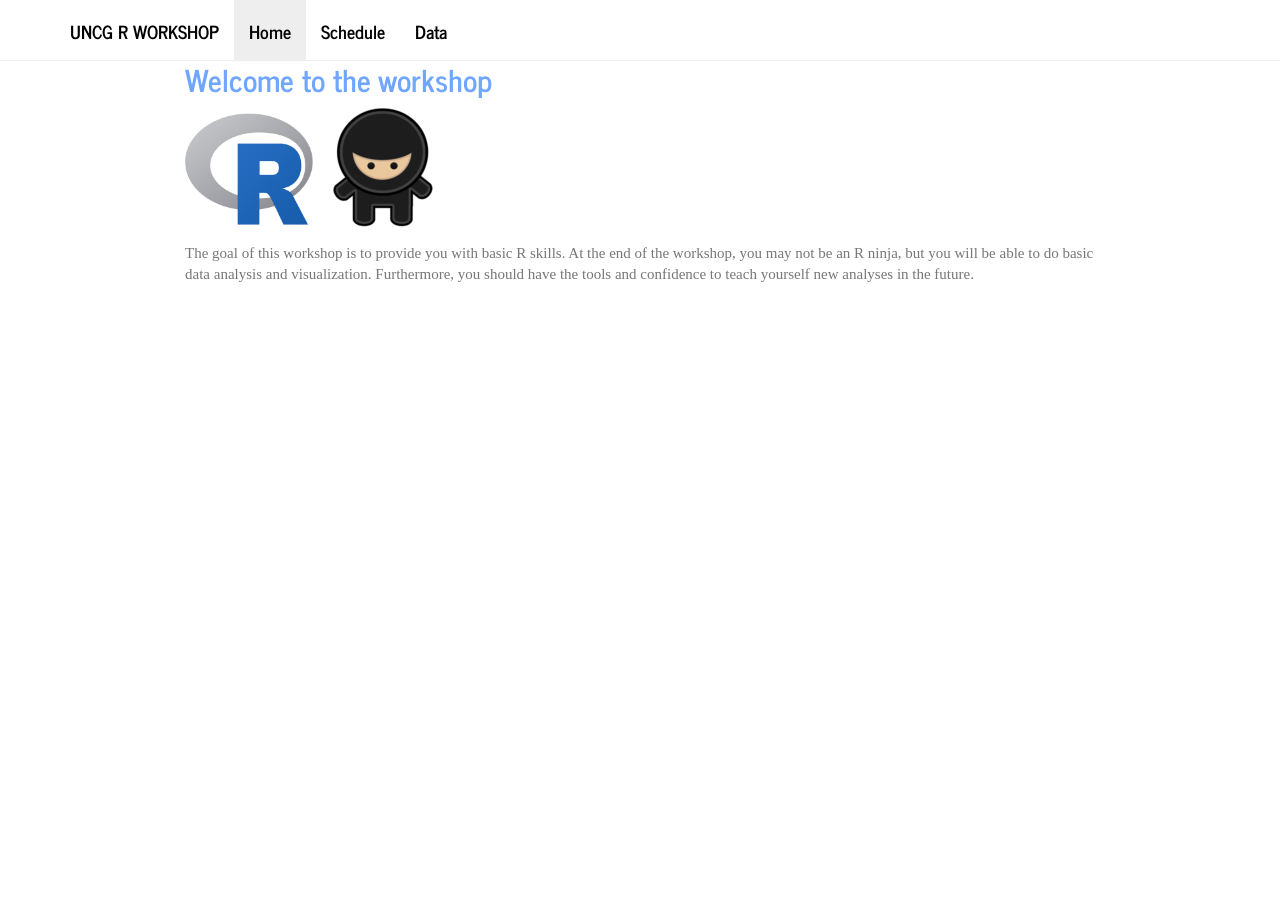
<file: index.html>
<!DOCTYPE html>

<html xmlns="http://www.w3.org/1999/xhtml">

<head>

<meta charset="utf-8">
<meta http-equiv="Content-Type" content="text/html; charset=utf-8" />
<meta name="generator" content="pandoc" />




<title></title>

<script src="site_libs/jquery-1.11.3/jquery.min.js"></script>
<meta name="viewport" content="width=device-width, initial-scale=1" />
<link href="site_libs/bootstrap-3.3.5/css/journal.min.css" rel="stylesheet" />
<script src="site_libs/bootstrap-3.3.5/js/bootstrap.min.js"></script>
<script src="site_libs/bootstrap-3.3.5/shim/html5shiv.min.js"></script>
<script src="site_libs/bootstrap-3.3.5/shim/respond.min.js"></script>
<script src="site_libs/navigation-1.1/tabsets.js"></script>
<link href="site_libs/highlightjs-1.1/textmate.css" rel="stylesheet" />
<script src="site_libs/highlightjs-1.1/highlight.js"></script>

<style type="text/css">code{white-space: pre;}</style>
<style type="text/css">
  pre:not([class]) {
    background-color: white;
  }
</style>
<script type="text/javascript">
if (window.hljs && document.readyState && document.readyState === "complete") {
   window.setTimeout(function() {
      hljs.initHighlighting();
   }, 0);
}
</script>



<style type="text/css">
h1 {
  font-size: 34px;
}
h1.title {
  font-size: 38px;
}
h2 {
  font-size: 30px;
}
h3 {
  font-size: 24px;
}
h4 {
  font-size: 18px;
}
h5 {
  font-size: 16px;
}
h6 {
  font-size: 12px;
}
.table th:not([align]) {
  text-align: left;
}
</style>

<link rel="stylesheet" href="styles.css" type="text/css" />

</head>

<body>

<style type = "text/css">
.main-container {
  max-width: 940px;
  margin-left: auto;
  margin-right: auto;
}
code {
  color: inherit;
  background-color: rgba(0, 0, 0, 0.04);
}
img {
  max-width:100%;
  height: auto;
}
.tabbed-pane {
  padding-top: 12px;
}
button.code-folding-btn:focus {
  outline: none;
}
</style>


<style type="text/css">
/* padding for bootstrap navbar */
body {
  padding-top: 61px;
  padding-bottom: 40px;
}
/* offset scroll position for anchor links (for fixed navbar)  */
.section h1 {
  padding-top: 66px;
  margin-top: -66px;
}

.section h2 {
  padding-top: 66px;
  margin-top: -66px;
}
.section h3 {
  padding-top: 66px;
  margin-top: -66px;
}
.section h4 {
  padding-top: 66px;
  margin-top: -66px;
}
.section h5 {
  padding-top: 66px;
  margin-top: -66px;
}
.section h6 {
  padding-top: 66px;
  margin-top: -66px;
}
</style>

<script>
// manage active state of menu based on current page
$(document).ready(function () {
  // active menu anchor
  href = window.location.pathname
  href = href.substr(href.lastIndexOf('/') + 1)
  if (href === "")
    href = "index.html";
  var menuAnchor = $('a[href="' + href + '"]');

  // mark it active
  menuAnchor.parent().addClass('active');

  // if it's got a parent navbar menu mark it active as well
  menuAnchor.closest('li.dropdown').addClass('active');
});
</script>


<div class="container-fluid main-container">

<!-- tabsets -->
<script>
$(document).ready(function () {
  window.buildTabsets("TOC");
});
</script>

<!-- code folding -->






<div class="navbar navbar-default  navbar-fixed-top" role="navigation">
  <div class="container">
    <div class="navbar-header">
      <button type="button" class="navbar-toggle collapsed" data-toggle="collapse" data-target="#navbar">
        <span class="icon-bar"></span>
        <span class="icon-bar"></span>
        <span class="icon-bar"></span>
      </button>
      <a class="navbar-brand" href="index.html">UNCG R Workshop</a>
    </div>
    <div id="navbar" class="navbar-collapse collapse">
      <ul class="nav navbar-nav">
        <li>
  <a href="index.html">Home</a>
</li>
<li>
  <a href="schedule.html">Schedule</a>
</li>
<li>
  <a href="datasets.html">Data</a>
</li>
      </ul>
      <ul class="nav navbar-nav navbar-right">
        
      </ul>
    </div><!--/.nav-collapse -->
  </div><!--/.container -->
</div><!--/.navbar -->

<div class="fluid-row" id="header">




</div>


<div id="welcome-to-the-workshop" class="section level2">
<h2>Welcome to the workshop</h2>
<p><img src="images/Rlogo.png" height=128 width=128> <img src="favicon.png" height=128 width=128></p>
<p>The goal of this workshop is to provide you with basic R skills. At the end of the workshop, you may not be an R ninja, but you will be able to do basic data analysis and visualization. Furthermore, you should have the tools and confidence to teach yourself new analyses in the future.</p>
</div>




</div>

<script>

// add bootstrap table styles to pandoc tables
function bootstrapStylePandocTables() {
  $('tr.header').parent('thead').parent('table').addClass('table table-condensed');
}
$(document).ready(function () {
  bootstrapStylePandocTables();
});


</script>

<!-- dynamically load mathjax for compatibility with self-contained -->
<script>
  (function () {
    var script = document.createElement("script");
    script.type = "text/javascript";
    script.src  = "https://cdn.mathjax.org/mathjax/latest/MathJax.js?config=TeX-AMS-MML_HTMLorMML";
    document.getElementsByTagName("head")[0].appendChild(script);
  })();
</script>

</body>
</html>
</file>
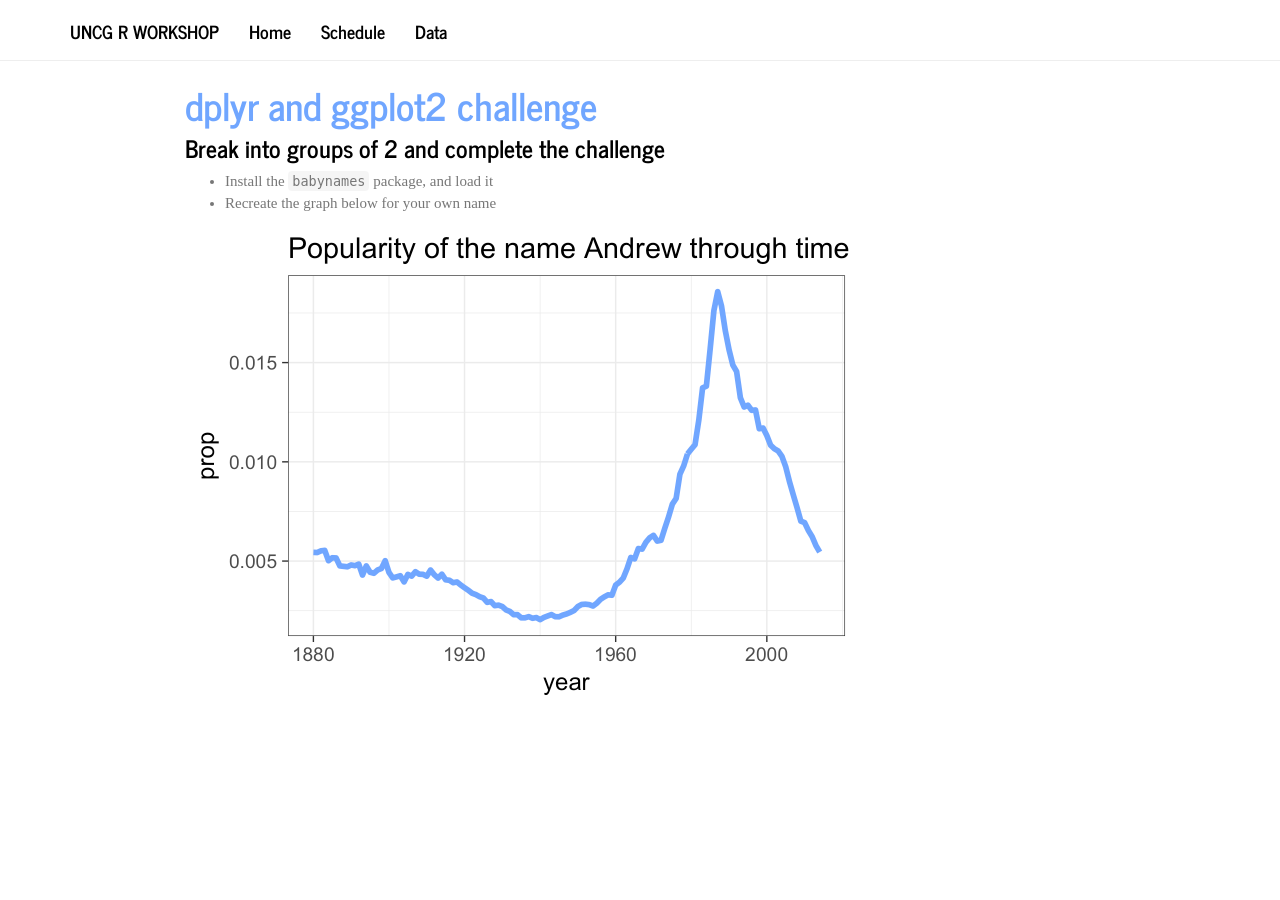
<file: babynames.html>
<!DOCTYPE html>

<html xmlns="http://www.w3.org/1999/xhtml">

<head>

<meta charset="utf-8">
<meta http-equiv="Content-Type" content="text/html; charset=utf-8" />
<meta name="generator" content="pandoc" />




<title>dplyr and ggplot2 challenge</title>

<script src="site_libs/jquery-1.11.3/jquery.min.js"></script>
<meta name="viewport" content="width=device-width, initial-scale=1" />
<link href="site_libs/bootstrap-3.3.5/css/journal.min.css" rel="stylesheet" />
<script src="site_libs/bootstrap-3.3.5/js/bootstrap.min.js"></script>
<script src="site_libs/bootstrap-3.3.5/shim/html5shiv.min.js"></script>
<script src="site_libs/bootstrap-3.3.5/shim/respond.min.js"></script>
<script src="site_libs/navigation-1.1/tabsets.js"></script>
<link href="site_libs/highlightjs-1.1/textmate.css" rel="stylesheet" />
<script src="site_libs/highlightjs-1.1/highlight.js"></script>

<style type="text/css">code{white-space: pre;}</style>
<style type="text/css">
  pre:not([class]) {
    background-color: white;
  }
</style>
<script type="text/javascript">
if (window.hljs && document.readyState && document.readyState === "complete") {
   window.setTimeout(function() {
      hljs.initHighlighting();
   }, 0);
}
</script>



<style type="text/css">
h1 {
  font-size: 34px;
}
h1.title {
  font-size: 38px;
}
h2 {
  font-size: 30px;
}
h3 {
  font-size: 24px;
}
h4 {
  font-size: 18px;
}
h5 {
  font-size: 16px;
}
h6 {
  font-size: 12px;
}
.table th:not([align]) {
  text-align: left;
}
</style>

<link rel="stylesheet" href="styles.css" type="text/css" />

</head>

<body>

<style type = "text/css">
.main-container {
  max-width: 940px;
  margin-left: auto;
  margin-right: auto;
}
code {
  color: inherit;
  background-color: rgba(0, 0, 0, 0.04);
}
img {
  max-width:100%;
  height: auto;
}
.tabbed-pane {
  padding-top: 12px;
}
button.code-folding-btn:focus {
  outline: none;
}
</style>


<style type="text/css">
/* padding for bootstrap navbar */
body {
  padding-top: 61px;
  padding-bottom: 40px;
}
/* offset scroll position for anchor links (for fixed navbar)  */
.section h1 {
  padding-top: 66px;
  margin-top: -66px;
}

.section h2 {
  padding-top: 66px;
  margin-top: -66px;
}
.section h3 {
  padding-top: 66px;
  margin-top: -66px;
}
.section h4 {
  padding-top: 66px;
  margin-top: -66px;
}
.section h5 {
  padding-top: 66px;
  margin-top: -66px;
}
.section h6 {
  padding-top: 66px;
  margin-top: -66px;
}
</style>

<script>
// manage active state of menu based on current page
$(document).ready(function () {
  // active menu anchor
  href = window.location.pathname
  href = href.substr(href.lastIndexOf('/') + 1)
  if (href === "")
    href = "index.html";
  var menuAnchor = $('a[href="' + href + '"]');

  // mark it active
  menuAnchor.parent().addClass('active');

  // if it's got a parent navbar menu mark it active as well
  menuAnchor.closest('li.dropdown').addClass('active');
});
</script>


<div class="container-fluid main-container">

<!-- tabsets -->
<script>
$(document).ready(function () {
  window.buildTabsets("TOC");
});
</script>

<!-- code folding -->






<div class="navbar navbar-default  navbar-fixed-top" role="navigation">
  <div class="container">
    <div class="navbar-header">
      <button type="button" class="navbar-toggle collapsed" data-toggle="collapse" data-target="#navbar">
        <span class="icon-bar"></span>
        <span class="icon-bar"></span>
        <span class="icon-bar"></span>
      </button>
      <a class="navbar-brand" href="index.html">UNCG R Workshop</a>
    </div>
    <div id="navbar" class="navbar-collapse collapse">
      <ul class="nav navbar-nav">
        <li>
  <a href="index.html">Home</a>
</li>
<li>
  <a href="schedule.html">Schedule</a>
</li>
<li>
  <a href="datasets.html">Data</a>
</li>
      </ul>
      <ul class="nav navbar-nav navbar-right">
        
      </ul>
    </div><!--/.nav-collapse -->
  </div><!--/.container -->
</div><!--/.navbar -->

<div class="fluid-row" id="header">



<h1 class="title toc-ignore">dplyr and ggplot2 challenge</h1>

</div>


<div id="break-into-groups-of-2-and-complete-the-challenge" class="section level3">
<h3>Break into groups of 2 and complete the challenge</h3>
<ul>
<li>Install the <code>babynames</code> package, and load it</li>
<li>Recreate the graph below for your own name</li>
</ul>
<p><img src="babynames_files/figure-html/unnamed-chunk-1-1.png" width="672" /></p>
</div>




</div>

<script>

// add bootstrap table styles to pandoc tables
function bootstrapStylePandocTables() {
  $('tr.header').parent('thead').parent('table').addClass('table table-condensed');
}
$(document).ready(function () {
  bootstrapStylePandocTables();
});


</script>

<!-- dynamically load mathjax for compatibility with self-contained -->
<script>
  (function () {
    var script = document.createElement("script");
    script.type = "text/javascript";
    script.src  = "https://cdn.mathjax.org/mathjax/latest/MathJax.js?config=TeX-AMS-MML_HTMLorMML";
    document.getElementsByTagName("head")[0].appendChild(script);
  })();
</script>

</body>
</html>
</file>
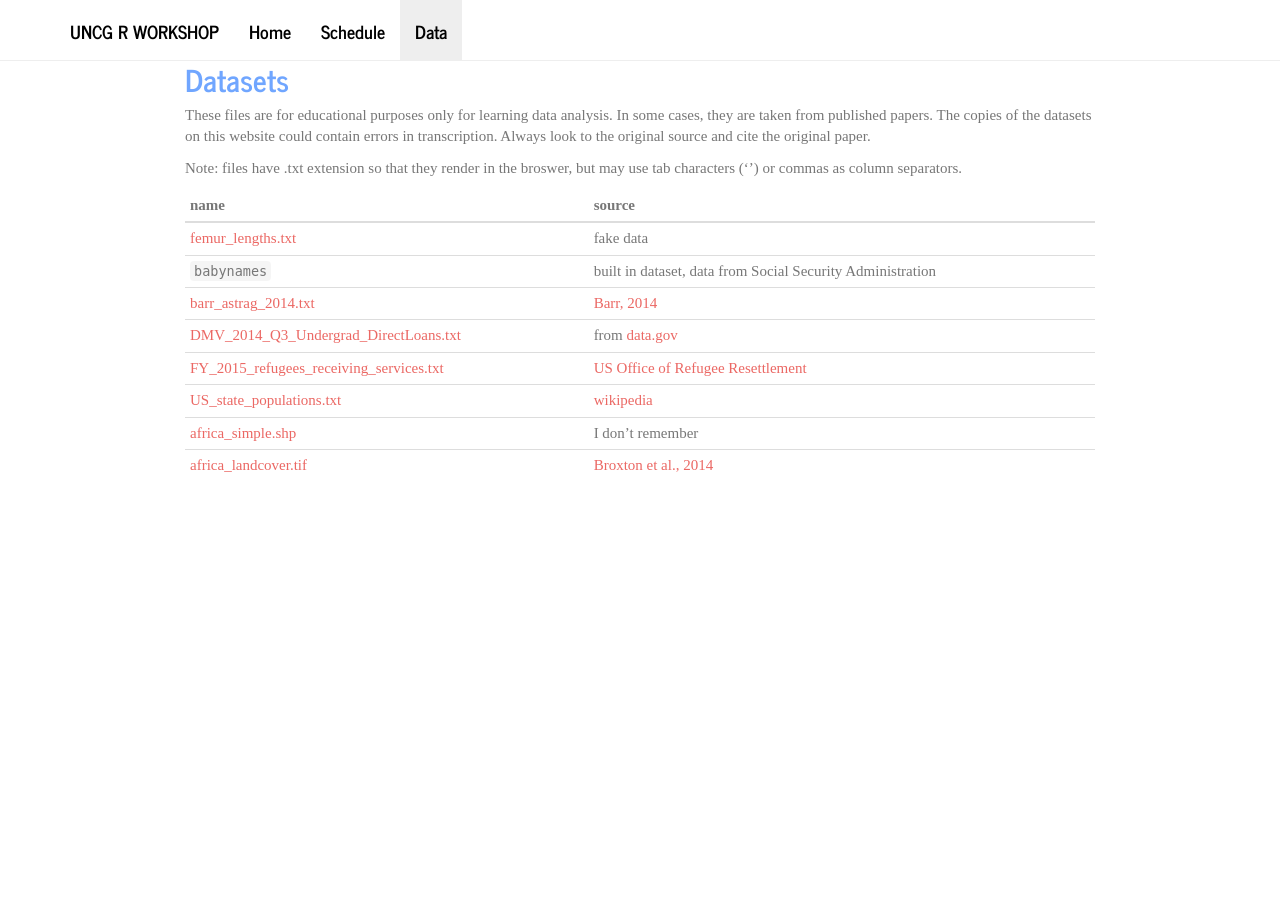
<file: datasets.html>
<!DOCTYPE html>

<html xmlns="http://www.w3.org/1999/xhtml">

<head>

<meta charset="utf-8">
<meta http-equiv="Content-Type" content="text/html; charset=utf-8" />
<meta name="generator" content="pandoc" />




<title></title>

<script src="site_libs/jquery-1.11.3/jquery.min.js"></script>
<meta name="viewport" content="width=device-width, initial-scale=1" />
<link href="site_libs/bootstrap-3.3.5/css/journal.min.css" rel="stylesheet" />
<script src="site_libs/bootstrap-3.3.5/js/bootstrap.min.js"></script>
<script src="site_libs/bootstrap-3.3.5/shim/html5shiv.min.js"></script>
<script src="site_libs/bootstrap-3.3.5/shim/respond.min.js"></script>
<script src="site_libs/navigation-1.1/tabsets.js"></script>
<link href="site_libs/highlightjs-1.1/textmate.css" rel="stylesheet" />
<script src="site_libs/highlightjs-1.1/highlight.js"></script>

<style type="text/css">code{white-space: pre;}</style>
<style type="text/css">
  pre:not([class]) {
    background-color: white;
  }
</style>
<script type="text/javascript">
if (window.hljs && document.readyState && document.readyState === "complete") {
   window.setTimeout(function() {
      hljs.initHighlighting();
   }, 0);
}
</script>



<style type="text/css">
h1 {
  font-size: 34px;
}
h1.title {
  font-size: 38px;
}
h2 {
  font-size: 30px;
}
h3 {
  font-size: 24px;
}
h4 {
  font-size: 18px;
}
h5 {
  font-size: 16px;
}
h6 {
  font-size: 12px;
}
.table th:not([align]) {
  text-align: left;
}
</style>

<link rel="stylesheet" href="styles.css" type="text/css" />

</head>

<body>

<style type = "text/css">
.main-container {
  max-width: 940px;
  margin-left: auto;
  margin-right: auto;
}
code {
  color: inherit;
  background-color: rgba(0, 0, 0, 0.04);
}
img {
  max-width:100%;
  height: auto;
}
.tabbed-pane {
  padding-top: 12px;
}
button.code-folding-btn:focus {
  outline: none;
}
</style>


<style type="text/css">
/* padding for bootstrap navbar */
body {
  padding-top: 61px;
  padding-bottom: 40px;
}
/* offset scroll position for anchor links (for fixed navbar)  */
.section h1 {
  padding-top: 66px;
  margin-top: -66px;
}

.section h2 {
  padding-top: 66px;
  margin-top: -66px;
}
.section h3 {
  padding-top: 66px;
  margin-top: -66px;
}
.section h4 {
  padding-top: 66px;
  margin-top: -66px;
}
.section h5 {
  padding-top: 66px;
  margin-top: -66px;
}
.section h6 {
  padding-top: 66px;
  margin-top: -66px;
}
</style>

<script>
// manage active state of menu based on current page
$(document).ready(function () {
  // active menu anchor
  href = window.location.pathname
  href = href.substr(href.lastIndexOf('/') + 1)
  if (href === "")
    href = "index.html";
  var menuAnchor = $('a[href="' + href + '"]');

  // mark it active
  menuAnchor.parent().addClass('active');

  // if it's got a parent navbar menu mark it active as well
  menuAnchor.closest('li.dropdown').addClass('active');
});
</script>


<div class="container-fluid main-container">

<!-- tabsets -->
<script>
$(document).ready(function () {
  window.buildTabsets("TOC");
});
</script>

<!-- code folding -->






<div class="navbar navbar-default  navbar-fixed-top" role="navigation">
  <div class="container">
    <div class="navbar-header">
      <button type="button" class="navbar-toggle collapsed" data-toggle="collapse" data-target="#navbar">
        <span class="icon-bar"></span>
        <span class="icon-bar"></span>
        <span class="icon-bar"></span>
      </button>
      <a class="navbar-brand" href="index.html">UNCG R Workshop</a>
    </div>
    <div id="navbar" class="navbar-collapse collapse">
      <ul class="nav navbar-nav">
        <li>
  <a href="index.html">Home</a>
</li>
<li>
  <a href="schedule.html">Schedule</a>
</li>
<li>
  <a href="datasets.html">Data</a>
</li>
      </ul>
      <ul class="nav navbar-nav navbar-right">
        
      </ul>
    </div><!--/.nav-collapse -->
  </div><!--/.container -->
</div><!--/.navbar -->

<div class="fluid-row" id="header">




</div>


<div id="datasets" class="section level2">
<h2>Datasets</h2>
<p>These files are for educational purposes only for learning data analysis. In some cases, they are taken from published papers. The copies of the datasets on this website could contain errors in transcription. Always look to the original source and cite the original paper.</p>
<p>Note: files have .txt extension so that they render in the broswer, but may use tab characters (‘’) or commas as column separators.</p>
<table>
<thead>
<tr class="header">
<th>name</th>
<th>source</th>
</tr>
</thead>
<tbody>
<tr class="odd">
<td><a href="/datasets/femur_lengths.txt">femur_lengths.txt</a></td>
<td>fake data</td>
</tr>
<tr class="even">
<td><code>babynames</code></td>
<td>built in dataset, data from Social Security Administration</td>
</tr>
<tr class="odd">
<td><a href="/datasets/barr_astrag_2014.txt">barr_astrag_2014.txt</a></td>
<td><a href="http://dx.doi.org/10.1002/jmor.20279">Barr, 2014</a></td>
</tr>
<tr class="even">
<td><a href="/datasets/DMV_2014_Q3_Undergrad_DirectLoans.txt">DMV_2014_Q3_Undergrad_DirectLoans.txt</a></td>
<td>from <a href="http://data.gov">data.gov</a></td>
</tr>
<tr class="odd">
<td><a href="/datasets/FY_2015_refugees_receiving_services.txt">FY_2015_refugees_receiving_services.txt</a></td>
<td><a href="https://www.acf.hhs.gov/orr/resource/fy-2015-refugees-by-state-and-country-of-origin-all-served-populations">US Office of Refugee Resettlement</a></td>
</tr>
<tr class="even">
<td><a href="/datasets/US_state_populations.txt">US_state_populations.txt</a></td>
<td><a href="https://en.wikipedia.org/wiki/List_of_U.S._states_and_territories_by_population">wikipedia</a></td>
</tr>
<tr class="odd">
<td><a href="http://uncg.rstats.ninja/datasets/spatial/africa_simple.shp.zip">africa_simple.shp</a></td>
<td>I don’t remember</td>
</tr>
<tr class="even">
<td><a href="http://uncg.rstats.ninja/datasets/spatial/africa_landcover.tif">africa_landcover.tif</a></td>
<td><a href="http://dx.doi.org/10.1175/JAMC-D-13-0270.1">Broxton et al., 2014</a></td>
</tr>
</tbody>
</table>
</div>




</div>

<script>

// add bootstrap table styles to pandoc tables
function bootstrapStylePandocTables() {
  $('tr.header').parent('thead').parent('table').addClass('table table-condensed');
}
$(document).ready(function () {
  bootstrapStylePandocTables();
});


</script>

<!-- dynamically load mathjax for compatibility with self-contained -->
<script>
  (function () {
    var script = document.createElement("script");
    script.type = "text/javascript";
    script.src  = "https://cdn.mathjax.org/mathjax/latest/MathJax.js?config=TeX-AMS-MML_HTMLorMML";
    document.getElementsByTagName("head")[0].appendChild(script);
  })();
</script>

</body>
</html>
</file>
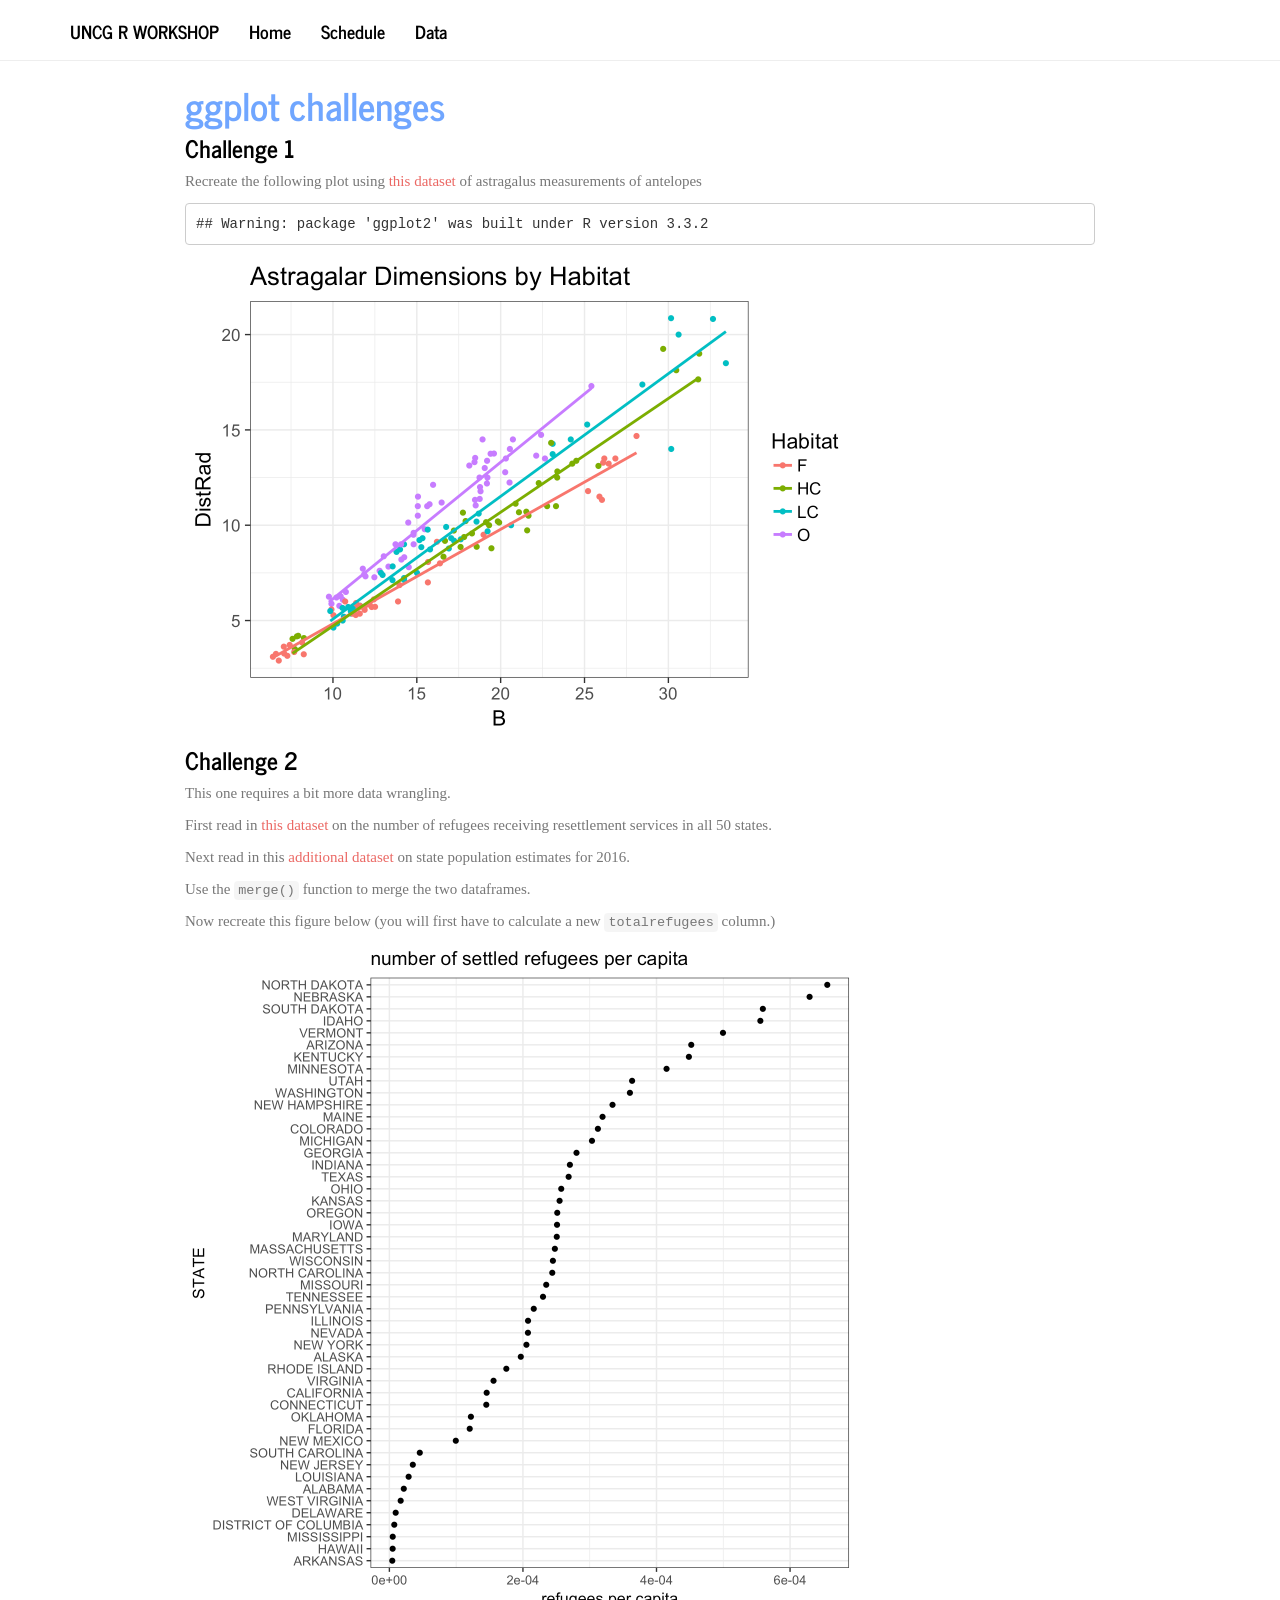
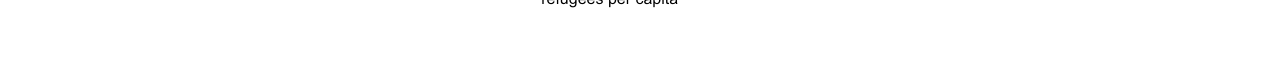
<file: ggplot_challenge.html>
<!DOCTYPE html>

<html xmlns="http://www.w3.org/1999/xhtml">

<head>

<meta charset="utf-8">
<meta http-equiv="Content-Type" content="text/html; charset=utf-8" />
<meta name="generator" content="pandoc" />




<title>ggplot challenges</title>

<script src="site_libs/jquery-1.11.3/jquery.min.js"></script>
<meta name="viewport" content="width=device-width, initial-scale=1" />
<link href="site_libs/bootstrap-3.3.5/css/journal.min.css" rel="stylesheet" />
<script src="site_libs/bootstrap-3.3.5/js/bootstrap.min.js"></script>
<script src="site_libs/bootstrap-3.3.5/shim/html5shiv.min.js"></script>
<script src="site_libs/bootstrap-3.3.5/shim/respond.min.js"></script>
<script src="site_libs/navigation-1.1/tabsets.js"></script>
<link href="site_libs/highlightjs-1.1/textmate.css" rel="stylesheet" />
<script src="site_libs/highlightjs-1.1/highlight.js"></script>

<style type="text/css">code{white-space: pre;}</style>
<style type="text/css">
  pre:not([class]) {
    background-color: white;
  }
</style>
<script type="text/javascript">
if (window.hljs && document.readyState && document.readyState === "complete") {
   window.setTimeout(function() {
      hljs.initHighlighting();
   }, 0);
}
</script>



<style type="text/css">
h1 {
  font-size: 34px;
}
h1.title {
  font-size: 38px;
}
h2 {
  font-size: 30px;
}
h3 {
  font-size: 24px;
}
h4 {
  font-size: 18px;
}
h5 {
  font-size: 16px;
}
h6 {
  font-size: 12px;
}
.table th:not([align]) {
  text-align: left;
}
</style>

<link rel="stylesheet" href="styles.css" type="text/css" />

</head>

<body>

<style type = "text/css">
.main-container {
  max-width: 940px;
  margin-left: auto;
  margin-right: auto;
}
code {
  color: inherit;
  background-color: rgba(0, 0, 0, 0.04);
}
img {
  max-width:100%;
  height: auto;
}
.tabbed-pane {
  padding-top: 12px;
}
button.code-folding-btn:focus {
  outline: none;
}
</style>


<style type="text/css">
/* padding for bootstrap navbar */
body {
  padding-top: 61px;
  padding-bottom: 40px;
}
/* offset scroll position for anchor links (for fixed navbar)  */
.section h1 {
  padding-top: 66px;
  margin-top: -66px;
}

.section h2 {
  padding-top: 66px;
  margin-top: -66px;
}
.section h3 {
  padding-top: 66px;
  margin-top: -66px;
}
.section h4 {
  padding-top: 66px;
  margin-top: -66px;
}
.section h5 {
  padding-top: 66px;
  margin-top: -66px;
}
.section h6 {
  padding-top: 66px;
  margin-top: -66px;
}
</style>

<script>
// manage active state of menu based on current page
$(document).ready(function () {
  // active menu anchor
  href = window.location.pathname
  href = href.substr(href.lastIndexOf('/') + 1)
  if (href === "")
    href = "index.html";
  var menuAnchor = $('a[href="' + href + '"]');

  // mark it active
  menuAnchor.parent().addClass('active');

  // if it's got a parent navbar menu mark it active as well
  menuAnchor.closest('li.dropdown').addClass('active');
});
</script>


<div class="container-fluid main-container">

<!-- tabsets -->
<script>
$(document).ready(function () {
  window.buildTabsets("TOC");
});
</script>

<!-- code folding -->






<div class="navbar navbar-default  navbar-fixed-top" role="navigation">
  <div class="container">
    <div class="navbar-header">
      <button type="button" class="navbar-toggle collapsed" data-toggle="collapse" data-target="#navbar">
        <span class="icon-bar"></span>
        <span class="icon-bar"></span>
        <span class="icon-bar"></span>
      </button>
      <a class="navbar-brand" href="index.html">UNCG R Workshop</a>
    </div>
    <div id="navbar" class="navbar-collapse collapse">
      <ul class="nav navbar-nav">
        <li>
  <a href="index.html">Home</a>
</li>
<li>
  <a href="schedule.html">Schedule</a>
</li>
<li>
  <a href="datasets.html">Data</a>
</li>
      </ul>
      <ul class="nav navbar-nav navbar-right">
        
      </ul>
    </div><!--/.nav-collapse -->
  </div><!--/.container -->
</div><!--/.navbar -->

<div class="fluid-row" id="header">



<h1 class="title toc-ignore">ggplot challenges</h1>

</div>


<div id="challenge-1" class="section level3">
<h3>Challenge 1</h3>
<p>Recreate the following plot using <a href="http://uncg.rstats.ninja/datasets/barr_astrag_2014.txt">this dataset</a> of astragalus measurements of antelopes</p>
<pre><code>## Warning: package &#39;ggplot2&#39; was built under R version 3.3.2</code></pre>
<p><img src="ggplot_challenge_files/figure-html/unnamed-chunk-1-1.png" width="672" /></p>
</div>
<div id="challenge-2" class="section level3">
<h3>Challenge 2</h3>
<p>This one requires a bit more data wrangling.</p>
<p>First read in <a href="http://uncg.rstats.ninja/datasets/FY_2015_refugees_receiving_services.txt">this dataset</a> on the number of refugees receiving resettlement services in all 50 states.</p>
<p>Next read in this <a href="http://uncg.rstats.ninja/datasets/US_state_populations.tx">additional dataset</a> on state population estimates for 2016.</p>
<p>Use the <code>merge()</code> function to merge the two dataframes.</p>
<p>Now recreate this figure below (you will first have to calculate a new <code>totalrefugees</code> column.)</p>
<p><img src="ggplot_challenge_files/figure-html/unnamed-chunk-2-1.png" width="672" /></p>
</div>




</div>

<script>

// add bootstrap table styles to pandoc tables
function bootstrapStylePandocTables() {
  $('tr.header').parent('thead').parent('table').addClass('table table-condensed');
}
$(document).ready(function () {
  bootstrapStylePandocTables();
});


</script>

<!-- dynamically load mathjax for compatibility with self-contained -->
<script>
  (function () {
    var script = document.createElement("script");
    script.type = "text/javascript";
    script.src  = "https://cdn.mathjax.org/mathjax/latest/MathJax.js?config=TeX-AMS-MML_HTMLorMML";
    document.getElementsByTagName("head")[0].appendChild(script);
  })();
</script>

</body>
</html>
</file>
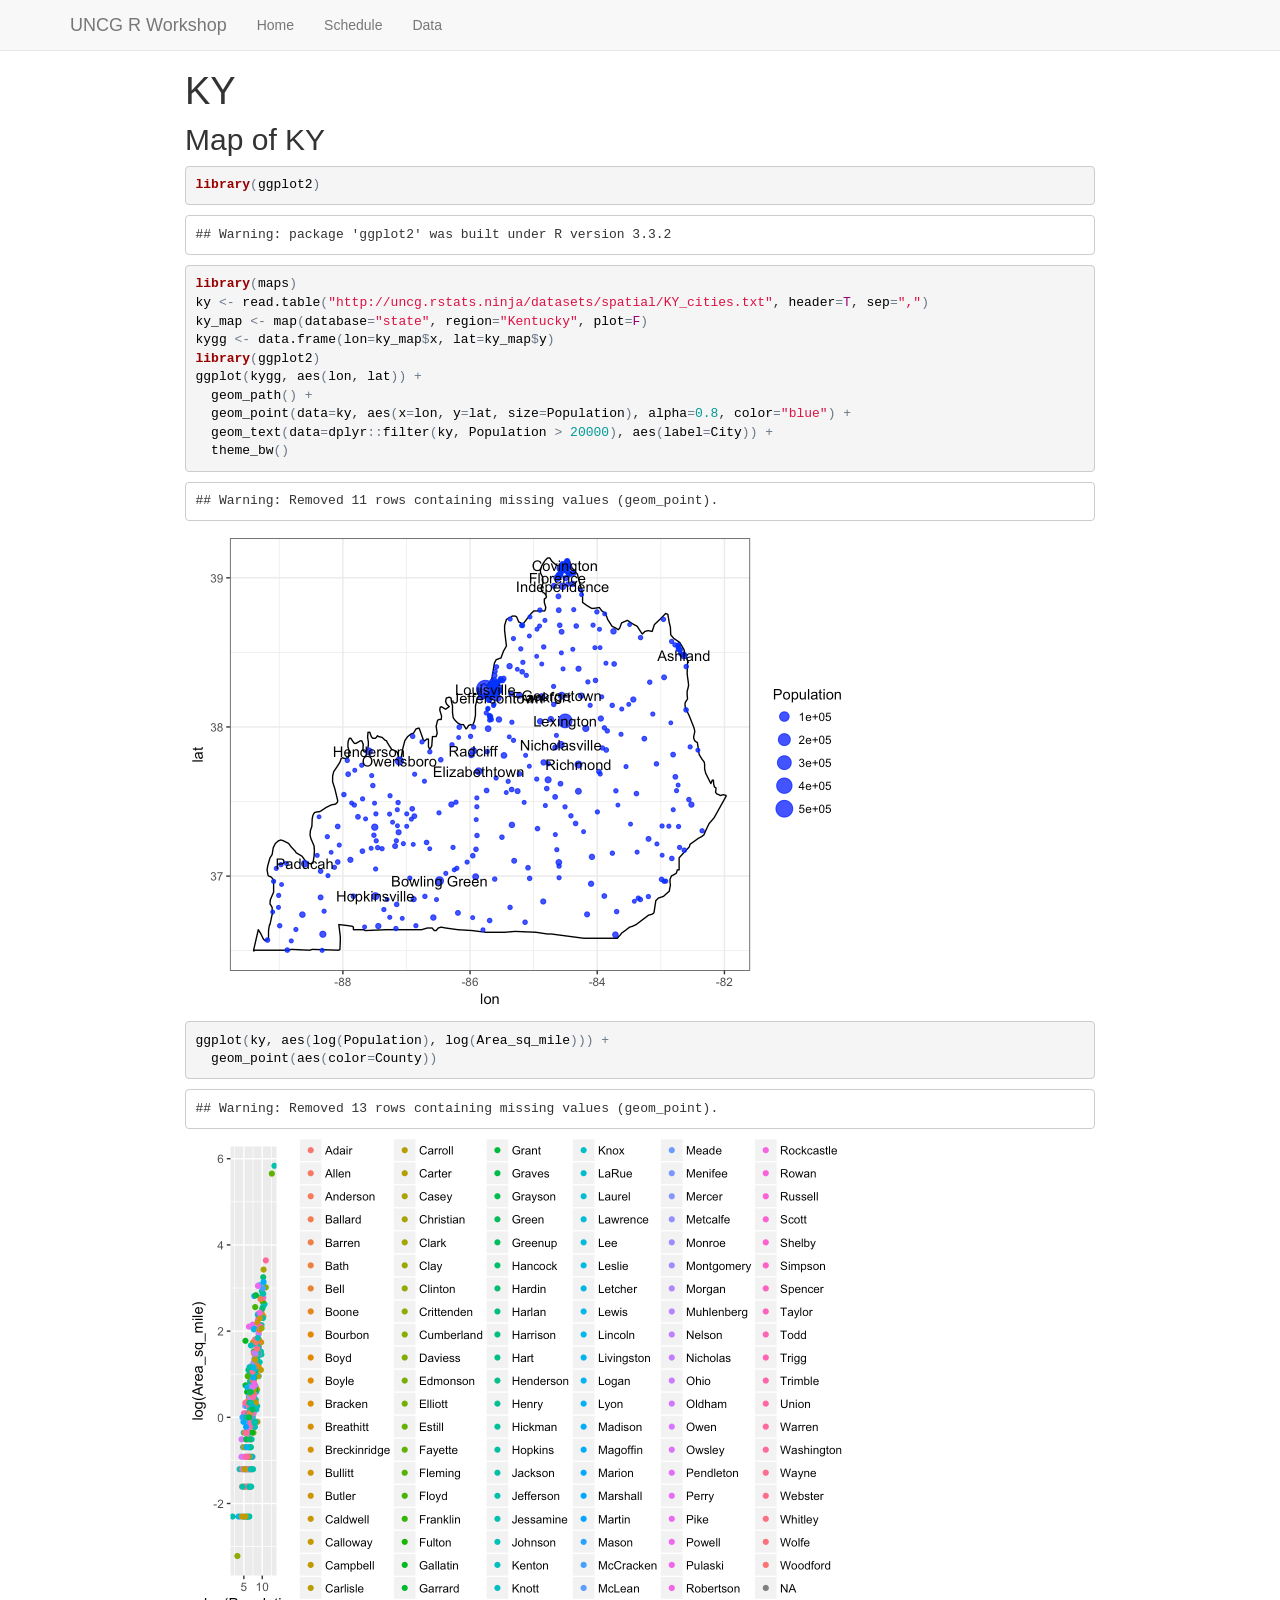
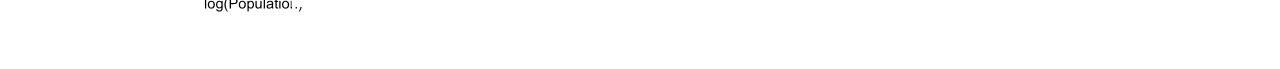
<file: KY.html>
<!DOCTYPE html>

<html xmlns="http://www.w3.org/1999/xhtml">

<head>

<meta charset="utf-8">
<meta http-equiv="Content-Type" content="text/html; charset=utf-8" />
<meta name="generator" content="pandoc" />




<title>KY</title>

<script src="site_libs/jquery-1.11.3/jquery.min.js"></script>
<meta name="viewport" content="width=device-width, initial-scale=1" />
<link href="site_libs/bootstrap-3.3.5/css/bootstrap.min.css" rel="stylesheet" />
<script src="site_libs/bootstrap-3.3.5/js/bootstrap.min.js"></script>
<script src="site_libs/bootstrap-3.3.5/shim/html5shiv.min.js"></script>
<script src="site_libs/bootstrap-3.3.5/shim/respond.min.js"></script>
<script src="site_libs/navigation-1.1/tabsets.js"></script>
<link href="site_libs/highlightjs-1.1/default.css" rel="stylesheet" />
<script src="site_libs/highlightjs-1.1/highlight.js"></script>

<style type="text/css">code{white-space: pre;}</style>
<style type="text/css">
  pre:not([class]) {
    background-color: white;
  }
</style>
<script type="text/javascript">
if (window.hljs && document.readyState && document.readyState === "complete") {
   window.setTimeout(function() {
      hljs.initHighlighting();
   }, 0);
}
</script>



<style type="text/css">
h1 {
  font-size: 34px;
}
h1.title {
  font-size: 38px;
}
h2 {
  font-size: 30px;
}
h3 {
  font-size: 24px;
}
h4 {
  font-size: 18px;
}
h5 {
  font-size: 16px;
}
h6 {
  font-size: 12px;
}
.table th:not([align]) {
  text-align: left;
}
</style>


</head>

<body>

<style type = "text/css">
.main-container {
  max-width: 940px;
  margin-left: auto;
  margin-right: auto;
}
code {
  color: inherit;
  background-color: rgba(0, 0, 0, 0.04);
}
img {
  max-width:100%;
  height: auto;
}
.tabbed-pane {
  padding-top: 12px;
}
button.code-folding-btn:focus {
  outline: none;
}
</style>


<style type="text/css">
/* padding for bootstrap navbar */
body {
  padding-top: 51px;
  padding-bottom: 40px;
}
/* offset scroll position for anchor links (for fixed navbar)  */
.section h1 {
  padding-top: 56px;
  margin-top: -56px;
}

.section h2 {
  padding-top: 56px;
  margin-top: -56px;
}
.section h3 {
  padding-top: 56px;
  margin-top: -56px;
}
.section h4 {
  padding-top: 56px;
  margin-top: -56px;
}
.section h5 {
  padding-top: 56px;
  margin-top: -56px;
}
.section h6 {
  padding-top: 56px;
  margin-top: -56px;
}
</style>

<script>
// manage active state of menu based on current page
$(document).ready(function () {
  // active menu anchor
  href = window.location.pathname
  href = href.substr(href.lastIndexOf('/') + 1)
  if (href === "")
    href = "index.html";
  var menuAnchor = $('a[href="' + href + '"]');

  // mark it active
  menuAnchor.parent().addClass('active');

  // if it's got a parent navbar menu mark it active as well
  menuAnchor.closest('li.dropdown').addClass('active');
});
</script>


<div class="container-fluid main-container">

<!-- tabsets -->
<script>
$(document).ready(function () {
  window.buildTabsets("TOC");
});
</script>

<!-- code folding -->






<div class="navbar navbar-default  navbar-fixed-top" role="navigation">
  <div class="container">
    <div class="navbar-header">
      <button type="button" class="navbar-toggle collapsed" data-toggle="collapse" data-target="#navbar">
        <span class="icon-bar"></span>
        <span class="icon-bar"></span>
        <span class="icon-bar"></span>
      </button>
      <a class="navbar-brand" href="index.html">UNCG R Workshop</a>
    </div>
    <div id="navbar" class="navbar-collapse collapse">
      <ul class="nav navbar-nav">
        <li>
  <a href="index.html">Home</a>
</li>
<li>
  <a href="schedule.html">Schedule</a>
</li>
<li>
  <a href="datasets.html">Data</a>
</li>
      </ul>
      <ul class="nav navbar-nav navbar-right">
        
      </ul>
    </div><!--/.nav-collapse -->
  </div><!--/.container -->
</div><!--/.navbar -->

<div class="fluid-row" id="header">



<h1 class="title toc-ignore">KY</h1>

</div>


<div id="map-of-ky" class="section level2">
<h2>Map of KY</h2>
<pre class="r"><code>library(ggplot2)</code></pre>
<pre><code>## Warning: package &#39;ggplot2&#39; was built under R version 3.3.2</code></pre>
<pre class="r"><code>library(maps)
ky &lt;- read.table(&quot;http://uncg.rstats.ninja/datasets/spatial/KY_cities.txt&quot;, header=T, sep=&quot;,&quot;)
ky_map &lt;- map(database=&quot;state&quot;, region=&quot;Kentucky&quot;, plot=F)
kygg &lt;- data.frame(lon=ky_map$x, lat=ky_map$y)
library(ggplot2)
ggplot(kygg, aes(lon, lat)) + 
  geom_path() + 
  geom_point(data=ky, aes(x=lon, y=lat, size=Population), alpha=0.8, color=&quot;blue&quot;) + 
  geom_text(data=dplyr::filter(ky, Population &gt; 20000), aes(label=City)) + 
  theme_bw() </code></pre>
<pre><code>## Warning: Removed 11 rows containing missing values (geom_point).</code></pre>
<p><img src="KY_files/figure-html/unnamed-chunk-1-1.png" width="672" /></p>
<pre class="r"><code>ggplot(ky, aes(log(Population), log(Area_sq_mile))) + 
  geom_point(aes(color=County))</code></pre>
<pre><code>## Warning: Removed 13 rows containing missing values (geom_point).</code></pre>
<p><img src="KY_files/figure-html/unnamed-chunk-2-1.png" width="672" /></p>
</div>




</div>

<script>

// add bootstrap table styles to pandoc tables
function bootstrapStylePandocTables() {
  $('tr.header').parent('thead').parent('table').addClass('table table-condensed');
}
$(document).ready(function () {
  bootstrapStylePandocTables();
});


</script>

<!-- dynamically load mathjax for compatibility with self-contained -->
<script>
  (function () {
    var script = document.createElement("script");
    script.type = "text/javascript";
    script.src  = "https://cdn.mathjax.org/mathjax/latest/MathJax.js?config=TeX-AMS-MML_HTMLorMML";
    document.getElementsByTagName("head")[0].appendChild(script);
  })();
</script>

</body>
</html>
</file>
<file: site_libs/highlightjs-1.1/textmate.css>
pre .operator,
pre .paren {
  color: rgb(104, 118, 135)
}

pre .literal {
  color: rgb(88, 72, 246)
}

pre .number {
  color: rgb(0, 0, 205);
}

pre .comment {
  color: rgb(76, 136, 107);
}

pre .keyword {
  color: rgb(0, 0, 255);
}

pre .identifier {
  color: rgb(0, 0, 0);
}

pre .string {
  color: rgb(3, 106, 7);
}
</file>
<file: styles.css>
h1, h2 {
  color:#70a6ff;
}
</file>
<file: site_libs/highlightjs-1.1/default.css>
pre .operator,
pre .paren {
 color: rgb(104, 118, 135)
}

pre .literal {
 color: #990073
}

pre .number {
 color: #099;
}

pre .comment {
 color: #998;
 font-style: italic
}

pre .keyword {
 color: #900;
 font-weight: bold
}

pre .identifier {
 color: rgb(0, 0, 0);
}

pre .string {
 color: #d14;
}
</file>
<file: site_libs/bootstrap-3.3.5/css/journal.min.css>
@font-face {
  font-family: 'News Cycle';
  font-style: normal;
  font-weight: 400;
  src: url(fonts/NewsCycle.ttf) format('truetype');
}
@font-face {
  font-family: 'News Cycle';
  font-style: normal;
  font-weight: 700;
  src: url(fonts/NewsCycleBold.ttf) format('truetype');
}

/*!
 * bootswatch v3.3.6
 * Homepage: http://bootswatch.com
 * Copyright 2012-2015 Thomas Park
 * Licensed under MIT
 * Based on Bootstrap
*//*!
 * Bootstrap v3.3.6 (http://getbootstrap.com)
 * Copyright 2011-2015 Twitter, Inc.
 * Licensed under MIT (https://github.com/twbs/bootstrap/blob/master/LICENSE)
 *//*! normalize.css v3.0.3 | MIT License | github.com/necolas/normalize.css */html{font-family:sans-serif;-ms-text-size-adjust:100%;-webkit-text-size-adjust:100%}body{margin:0}article,aside,details,figcaption,figure,footer,header,hgroup,main,menu,nav,section,summary{display:block}audio,canvas,progress,video{display:inline-block;vertical-align:baseline}audio:not([controls]){display:none;height:0}[hidden],template{display:none}a{background-color:transparent}a:active,a:hover{outline:0}abbr[title]{border-bottom:1px dotted}b,strong{font-weight:bold}dfn{font-style:italic}h1{font-size:2em;margin:0.67em 0}mark{background:#ff0;color:#000}small{font-size:80%}sub,sup{font-size:75%;line-height:0;position:relative;vertical-align:baseline}sup{top:-0.5em}sub{bottom:-0.25em}img{border:0}svg:not(:root){overflow:hidden}figure{margin:1em 40px}hr{-webkit-box-sizing:content-box;-moz-box-sizing:content-box;box-sizing:content-box;height:0}pre{overflow:auto}code,kbd,pre,samp{font-family:monospace, monospace;font-size:1em}button,input,optgroup,select,textarea{color:inherit;font:inherit;margin:0}button{overflow:visible}button,select{text-transform:none}button,html input[type="button"],input[type="reset"],input[type="submit"]{-webkit-appearance:button;cursor:pointer}button[disabled],html input[disabled]{cursor:default}button::-moz-focus-inner,input::-moz-focus-inner{border:0;padding:0}input{line-height:normal}input[type="checkbox"],input[type="radio"]{-webkit-box-sizing:border-box;-moz-box-sizing:border-box;box-sizing:border-box;padding:0}input[type="number"]::-webkit-inner-spin-button,input[type="number"]::-webkit-outer-spin-button{height:auto}input[type="search"]{-webkit-appearance:textfield;-webkit-box-sizing:content-box;-moz-box-sizing:content-box;box-sizing:content-box}input[type="search"]::-webkit-search-cancel-button,input[type="search"]::-webkit-search-decoration{-webkit-appearance:none}fieldset{border:1px solid #c0c0c0;margin:0 2px;padding:0.35em 0.625em 0.75em}legend{border:0;padding:0}textarea{overflow:auto}optgroup{font-weight:bold}table{border-collapse:collapse;border-spacing:0}td,th{padding:0}/*! Source: https://github.com/h5bp/html5-boilerplate/blob/master/src/css/main.css */@media print{*,*:before,*:after{background:transparent !important;color:#000 !important;-webkit-box-shadow:none !important;box-shadow:none !important;text-shadow:none !important}a,a:visited{text-decoration:underline}a[href]:after{content:" (" attr(href) ")"}abbr[title]:after{content:" (" attr(title) ")"}a[href^="#"]:after,a[href^="javascript:"]:after{content:""}pre,blockquote{border:1px solid #999;page-break-inside:avoid}thead{display:table-header-group}tr,img{page-break-inside:avoid}img{max-width:100% !important}p,h2,h3{orphans:3;widows:3}h2,h3{page-break-after:avoid}.navbar{display:none}.btn>.caret,.dropup>.btn>.caret{border-top-color:#000 !important}.label{border:1px solid #000}.table{border-collapse:collapse !important}.table td,.table th{background-color:#fff !important}.table-bordered th,.table-bordered td{border:1px solid #ddd !important}}@font-face{font-family:'Glyphicons Halflings';src:url('../fonts/glyphicons-halflings-regular.eot');src:url('../fonts/glyphicons-halflings-regular.eot?#iefix') format('embedded-opentype'),url('../fonts/glyphicons-halflings-regular.woff') format('woff'),url('../fonts/glyphicons-halflings-regular.ttf') format('truetype'),url('../fonts/glyphicons-halflings-regular.svg#glyphicons_halflingsregular') format('svg')}.glyphicon{position:relative;top:1px;display:inline-block;font-family:'Glyphicons Halflings';font-style:normal;font-weight:normal;line-height:1;-webkit-font-smoothing:antialiased;-moz-osx-font-smoothing:grayscale}.glyphicon-asterisk:before{content:"\002a"}.glyphicon-plus:before{content:"\002b"}.glyphicon-euro:before,.glyphicon-eur:before{content:"\20ac"}.glyphicon-minus:before{content:"\2212"}.glyphicon-cloud:before{content:"\2601"}.glyphicon-envelope:before{content:"\2709"}.glyphicon-pencil:before{content:"\270f"}.glyphicon-glass:before{content:"\e001"}.glyphicon-music:before{content:"\e002"}.glyphicon-search:before{content:"\e003"}.glyphicon-heart:before{content:"\e005"}.glyphicon-star:before{content:"\e006"}.glyphicon-star-empty:before{content:"\e007"}.glyphicon-user:before{content:"\e008"}.glyphicon-film:before{content:"\e009"}.glyphicon-th-large:before{content:"\e010"}.glyphicon-th:before{content:"\e011"}.glyphicon-th-list:before{content:"\e012"}.glyphicon-ok:before{content:"\e013"}.glyphicon-remove:before{content:"\e014"}.glyphicon-zoom-in:before{content:"\e015"}.glyphicon-zoom-out:before{content:"\e016"}.glyphicon-off:before{content:"\e017"}.glyphicon-signal:before{content:"\e018"}.glyphicon-cog:before{content:"\e019"}.glyphicon-trash:before{content:"\e020"}.glyphicon-home:before{content:"\e021"}.glyphicon-file:before{content:"\e022"}.glyphicon-time:before{content:"\e023"}.glyphicon-road:before{content:"\e024"}.glyphicon-download-alt:before{content:"\e025"}.glyphicon-download:before{content:"\e026"}.glyphicon-upload:before{content:"\e027"}.glyphicon-inbox:before{content:"\e028"}.glyphicon-play-circle:before{content:"\e029"}.glyphicon-repeat:before{content:"\e030"}.glyphicon-refresh:before{content:"\e031"}.glyphicon-list-alt:before{content:"\e032"}.glyphicon-lock:before{content:"\e033"}.glyphicon-flag:before{content:"\e034"}.glyphicon-headphones:before{content:"\e035"}.glyphicon-volume-off:before{content:"\e036"}.glyphicon-volume-down:before{content:"\e037"}.glyphicon-volume-up:before{content:"\e038"}.glyphicon-qrcode:before{content:"\e039"}.glyphicon-barcode:before{content:"\e040"}.glyphicon-tag:before{content:"\e041"}.glyphicon-tags:before{content:"\e042"}.glyphicon-book:before{content:"\e043"}.glyphicon-bookmark:before{content:"\e044"}.glyphicon-print:before{content:"\e045"}.glyphicon-camera:before{content:"\e046"}.glyphicon-font:before{content:"\e047"}.glyphicon-bold:before{content:"\e048"}.glyphicon-italic:before{content:"\e049"}.glyphicon-text-height:before{content:"\e050"}.glyphicon-text-width:before{content:"\e051"}.glyphicon-align-left:before{content:"\e052"}.glyphicon-align-center:before{content:"\e053"}.glyphicon-align-right:before{content:"\e054"}.glyphicon-align-justify:before{content:"\e055"}.glyphicon-list:before{content:"\e056"}.glyphicon-indent-left:before{content:"\e057"}.glyphicon-indent-right:before{content:"\e058"}.glyphicon-facetime-video:before{content:"\e059"}.glyphicon-picture:before{content:"\e060"}.glyphicon-map-marker:before{content:"\e062"}.glyphicon-adjust:before{content:"\e063"}.glyphicon-tint:before{content:"\e064"}.glyphicon-edit:before{content:"\e065"}.glyphicon-share:before{content:"\e066"}.glyphicon-check:before{content:"\e067"}.glyphicon-move:before{content:"\e068"}.glyphicon-step-backward:before{content:"\e069"}.glyphicon-fast-backward:before{content:"\e070"}.glyphicon-backward:before{content:"\e071"}.glyphicon-play:before{content:"\e072"}.glyphicon-pause:before{content:"\e073"}.glyphicon-stop:before{content:"\e074"}.glyphicon-forward:before{content:"\e075"}.glyphicon-fast-forward:before{content:"\e076"}.glyphicon-step-forward:before{content:"\e077"}.glyphicon-eject:before{content:"\e078"}.glyphicon-chevron-left:before{content:"\e079"}.glyphicon-chevron-right:before{content:"\e080"}.glyphicon-plus-sign:before{content:"\e081"}.glyphicon-minus-sign:before{content:"\e082"}.glyphicon-remove-sign:before{content:"\e083"}.glyphicon-ok-sign:before{content:"\e084"}.glyphicon-question-sign:before{content:"\e085"}.glyphicon-info-sign:before{content:"\e086"}.glyphicon-screenshot:before{content:"\e087"}.glyphicon-remove-circle:before{content:"\e088"}.glyphicon-ok-circle:before{content:"\e089"}.glyphicon-ban-circle:before{content:"\e090"}.glyphicon-arrow-left:before{content:"\e091"}.glyphicon-arrow-right:before{content:"\e092"}.glyphicon-arrow-up:before{content:"\e093"}.glyphicon-arrow-down:before{content:"\e094"}.glyphicon-share-alt:before{content:"\e095"}.glyphicon-resize-full:before{content:"\e096"}.glyphicon-resize-small:before{content:"\e097"}.glyphicon-exclamation-sign:before{content:"\e101"}.glyphicon-gift:before{content:"\e102"}.glyphicon-leaf:before{content:"\e103"}.glyphicon-fire:before{content:"\e104"}.glyphicon-eye-open:before{content:"\e105"}.glyphicon-eye-close:before{content:"\e106"}.glyphicon-warning-sign:before{content:"\e107"}.glyphicon-plane:before{content:"\e108"}.glyphicon-calendar:before{content:"\e109"}.glyphicon-random:before{content:"\e110"}.glyphicon-comment:before{content:"\e111"}.glyphicon-magnet:before{content:"\e112"}.glyphicon-chevron-up:before{content:"\e113"}.glyphicon-chevron-down:before{content:"\e114"}.glyphicon-retweet:before{content:"\e115"}.glyphicon-shopping-cart:before{content:"\e116"}.glyphicon-folder-close:before{content:"\e117"}.glyphicon-folder-open:before{content:"\e118"}.glyphicon-resize-vertical:before{content:"\e119"}.glyphicon-resize-horizontal:before{content:"\e120"}.glyphicon-hdd:before{content:"\e121"}.glyphicon-bullhorn:before{content:"\e122"}.glyphicon-bell:before{content:"\e123"}.glyphicon-certificate:before{content:"\e124"}.glyphicon-thumbs-up:before{content:"\e125"}.glyphicon-thumbs-down:before{content:"\e126"}.glyphicon-hand-right:before{content:"\e127"}.glyphicon-hand-left:before{content:"\e128"}.glyphicon-hand-up:before{content:"\e129"}.glyphicon-hand-down:before{content:"\e130"}.glyphicon-circle-arrow-right:before{content:"\e131"}.glyphicon-circle-arrow-left:before{content:"\e132"}.glyphicon-circle-arrow-up:before{content:"\e133"}.glyphicon-circle-arrow-down:before{content:"\e134"}.glyphicon-globe:before{content:"\e135"}.glyphicon-wrench:before{content:"\e136"}.glyphicon-tasks:before{content:"\e137"}.glyphicon-filter:before{content:"\e138"}.glyphicon-briefcase:before{content:"\e139"}.glyphicon-fullscreen:before{content:"\e140"}.glyphicon-dashboard:before{content:"\e141"}.glyphicon-paperclip:before{content:"\e142"}.glyphicon-heart-empty:before{content:"\e143"}.glyphicon-link:before{content:"\e144"}.glyphicon-phone:before{content:"\e145"}.glyphicon-pushpin:before{content:"\e146"}.glyphicon-usd:before{content:"\e148"}.glyphicon-gbp:before{content:"\e149"}.glyphicon-sort:before{content:"\e150"}.glyphicon-sort-by-alphabet:before{content:"\e151"}.glyphicon-sort-by-alphabet-alt:before{content:"\e152"}.glyphicon-sort-by-order:before{content:"\e153"}.glyphicon-sort-by-order-alt:before{content:"\e154"}.glyphicon-sort-by-attributes:before{content:"\e155"}.glyphicon-sort-by-attributes-alt:before{content:"\e156"}.glyphicon-unchecked:before{content:"\e157"}.glyphicon-expand:before{content:"\e158"}.glyphicon-collapse-down:before{content:"\e159"}.glyphicon-collapse-up:before{content:"\e160"}.glyphicon-log-in:before{content:"\e161"}.glyphicon-flash:before{content:"\e162"}.glyphicon-log-out:before{content:"\e163"}.glyphicon-new-window:before{content:"\e164"}.glyphicon-record:before{content:"\e165"}.glyphicon-save:before{content:"\e166"}.glyphicon-open:before{content:"\e167"}.glyphicon-saved:before{content:"\e168"}.glyphicon-import:before{content:"\e169"}.glyphicon-export:before{content:"\e170"}.glyphicon-send:before{content:"\e171"}.glyphicon-floppy-disk:before{content:"\e172"}.glyphicon-floppy-saved:before{content:"\e173"}.glyphicon-floppy-remove:before{content:"\e174"}.glyphicon-floppy-save:before{content:"\e175"}.glyphicon-floppy-open:before{content:"\e176"}.glyphicon-credit-card:before{content:"\e177"}.glyphicon-transfer:before{content:"\e178"}.glyphicon-cutlery:before{content:"\e179"}.glyphicon-header:before{content:"\e180"}.glyphicon-compressed:before{content:"\e181"}.glyphicon-earphone:before{content:"\e182"}.glyphicon-phone-alt:before{content:"\e183"}.glyphicon-tower:before{content:"\e184"}.glyphicon-stats:before{content:"\e185"}.glyphicon-sd-video:before{content:"\e186"}.glyphicon-hd-video:before{content:"\e187"}.glyphicon-subtitles:before{content:"\e188"}.glyphicon-sound-stereo:before{content:"\e189"}.glyphicon-sound-dolby:before{content:"\e190"}.glyphicon-sound-5-1:before{content:"\e191"}.glyphicon-sound-6-1:before{content:"\e192"}.glyphicon-sound-7-1:before{content:"\e193"}.glyphicon-copyright-mark:before{content:"\e194"}.glyphicon-registration-mark:before{content:"\e195"}.glyphicon-cloud-download:before{content:"\e197"}.glyphicon-cloud-upload:before{content:"\e198"}.glyphicon-tree-conifer:before{content:"\e199"}.glyphicon-tree-deciduous:before{content:"\e200"}.glyphicon-cd:before{content:"\e201"}.glyphicon-save-file:before{content:"\e202"}.glyphicon-open-file:before{content:"\e203"}.glyphicon-level-up:before{content:"\e204"}.glyphicon-copy:before{content:"\e205"}.glyphicon-paste:before{content:"\e206"}.glyphicon-alert:before{content:"\e209"}.glyphicon-equalizer:before{content:"\e210"}.glyphicon-king:before{content:"\e211"}.glyphicon-queen:before{content:"\e212"}.glyphicon-pawn:before{content:"\e213"}.glyphicon-bishop:before{content:"\e214"}.glyphicon-knight:before{content:"\e215"}.glyphicon-baby-formula:before{content:"\e216"}.glyphicon-tent:before{content:"\26fa"}.glyphicon-blackboard:before{content:"\e218"}.glyphicon-bed:before{content:"\e219"}.glyphicon-apple:before{content:"\f8ff"}.glyphicon-erase:before{content:"\e221"}.glyphicon-hourglass:before{content:"\231b"}.glyphicon-lamp:before{content:"\e223"}.glyphicon-duplicate:before{content:"\e224"}.glyphicon-piggy-bank:before{content:"\e225"}.glyphicon-scissors:before{content:"\e226"}.glyphicon-bitcoin:before{content:"\e227"}.glyphicon-btc:before{content:"\e227"}.glyphicon-xbt:before{content:"\e227"}.glyphicon-yen:before{content:"\00a5"}.glyphicon-jpy:before{content:"\00a5"}.glyphicon-ruble:before{content:"\20bd"}.glyphicon-rub:before{content:"\20bd"}.glyphicon-scale:before{content:"\e230"}.glyphicon-ice-lolly:before{content:"\e231"}.glyphicon-ice-lolly-tasted:before{content:"\e232"}.glyphicon-education:before{content:"\e233"}.glyphicon-option-horizontal:before{content:"\e234"}.glyphicon-option-vertical:before{content:"\e235"}.glyphicon-menu-hamburger:before{content:"\e236"}.glyphicon-modal-window:before{content:"\e237"}.glyphicon-oil:before{content:"\e238"}.glyphicon-grain:before{content:"\e239"}.glyphicon-sunglasses:before{content:"\e240"}.glyphicon-text-size:before{content:"\e241"}.glyphicon-text-color:before{content:"\e242"}.glyphicon-text-background:before{content:"\e243"}.glyphicon-object-align-top:before{content:"\e244"}.glyphicon-object-align-bottom:before{content:"\e245"}.glyphicon-object-align-horizontal:before{content:"\e246"}.glyphicon-object-align-left:before{content:"\e247"}.glyphicon-object-align-vertical:before{content:"\e248"}.glyphicon-object-align-right:before{content:"\e249"}.glyphicon-triangle-right:before{content:"\e250"}.glyphicon-triangle-left:before{content:"\e251"}.glyphicon-triangle-bottom:before{content:"\e252"}.glyphicon-triangle-top:before{content:"\e253"}.glyphicon-console:before{content:"\e254"}.glyphicon-superscript:before{content:"\e255"}.glyphicon-subscript:before{content:"\e256"}.glyphicon-menu-left:before{content:"\e257"}.glyphicon-menu-right:before{content:"\e258"}.glyphicon-menu-down:before{content:"\e259"}.glyphicon-menu-up:before{content:"\e260"}*{-webkit-box-sizing:border-box;-moz-box-sizing:border-box;box-sizing:border-box}*:before,*:after{-webkit-box-sizing:border-box;-moz-box-sizing:border-box;box-sizing:border-box}html{font-size:10px;-webkit-tap-highlight-color:rgba(0,0,0,0)}body{font-family:Georgia,"Times New Roman",Times,serif;font-size:15px;line-height:1.42857143;color:#777777;background-color:#ffffff}input,button,select,textarea{font-family:inherit;font-size:inherit;line-height:inherit}a{color:#eb6864;text-decoration:none}a:hover,a:focus{color:#e22620;text-decoration:underline}a:focus{outline:thin dotted;outline:5px auto -webkit-focus-ring-color;outline-offset:-2px}figure{margin:0}img{vertical-align:middle}.img-responsive,.thumbnail>img,.thumbnail a>img,.carousel-inner>.item>img,.carousel-inner>.item>a>img{display:block;max-width:100%;height:auto}.img-rounded{border-radius:6px}.img-thumbnail{padding:4px;line-height:1.42857143;background-color:#ffffff;border:1px solid #dddddd;border-radius:4px;-webkit-transition:all .2s ease-in-out;-o-transition:all .2s ease-in-out;transition:all .2s ease-in-out;display:inline-block;max-width:100%;height:auto}.img-circle{border-radius:50%}hr{margin-top:21px;margin-bottom:21px;border:0;border-top:1px solid #eeeeee}.sr-only{position:absolute;width:1px;height:1px;margin:-1px;padding:0;overflow:hidden;clip:rect(0, 0, 0, 0);border:0}.sr-only-focusable:active,.sr-only-focusable:focus{position:static;width:auto;height:auto;margin:0;overflow:visible;clip:auto}[role="button"]{cursor:pointer}h1,h2,h3,h4,h5,h6,.h1,.h2,.h3,.h4,.h5,.h6{font-family:"News Cycle","Arial Narrow Bold",sans-serif;font-weight:700;line-height:1.1;color:#000000}h1 small,h2 small,h3 small,h4 small,h5 small,h6 small,.h1 small,.h2 small,.h3 small,.h4 small,.h5 small,.h6 small,h1 .small,h2 .small,h3 .small,h4 .small,h5 .small,h6 .small,.h1 .small,.h2 .small,.h3 .small,.h4 .small,.h5 .small,.h6 .small{font-weight:normal;line-height:1;color:#999999}h1,.h1,h2,.h2,h3,.h3{margin-top:21px;margin-bottom:10.5px}h1 small,.h1 small,h2 small,.h2 small,h3 small,.h3 small,h1 .small,.h1 .small,h2 .small,.h2 .small,h3 .small,.h3 .small{font-size:65%}h4,.h4,h5,.h5,h6,.h6{margin-top:10.5px;margin-bottom:10.5px}h4 small,.h4 small,h5 small,.h5 small,h6 small,.h6 small,h4 .small,.h4 .small,h5 .small,.h5 .small,h6 .small,.h6 .small{font-size:75%}h1,.h1{font-size:39px}h2,.h2{font-size:32px}h3,.h3{font-size:26px}h4,.h4{font-size:19px}h5,.h5{font-size:15px}h6,.h6{font-size:13px}p{margin:0 0 10.5px}.lead{margin-bottom:21px;font-size:17px;font-weight:300;line-height:1.4}@media (min-width:768px){.lead{font-size:22.5px}}small,.small{font-size:86%}mark,.mark{background-color:#fcf8e3;padding:.2em}.text-left{text-align:left}.text-right{text-align:right}.text-center{text-align:center}.text-justify{text-align:justify}.text-nowrap{white-space:nowrap}.text-lowercase{text-transform:lowercase}.text-uppercase{text-transform:uppercase}.text-capitalize{text-transform:capitalize}.text-muted{color:#999999}.text-primary{color:#eb6864}a.text-primary:hover,a.text-primary:focus{color:#e53c37}.text-success{color:#468847}a.text-success:hover,a.text-success:focus{color:#356635}.text-info{color:#3a87ad}a.text-info:hover,a.text-info:focus{color:#2d6987}.text-warning{color:#c09853}a.text-warning:hover,a.text-warning:focus{color:#a47e3c}.text-danger{color:#b94a48}a.text-danger:hover,a.text-danger:focus{color:#953b39}.bg-primary{color:#fff;background-color:#eb6864}a.bg-primary:hover,a.bg-primary:focus{background-color:#e53c37}.bg-success{background-color:#dff0d8}a.bg-success:hover,a.bg-success:focus{background-color:#c1e2b3}.bg-info{background-color:#d9edf7}a.bg-info:hover,a.bg-info:focus{background-color:#afd9ee}.bg-warning{background-color:#fcf8e3}a.bg-warning:hover,a.bg-warning:focus{background-color:#f7ecb5}.bg-danger{background-color:#f2dede}a.bg-danger:hover,a.bg-danger:focus{background-color:#e4b9b9}.page-header{padding-bottom:9.5px;margin:42px 0 21px;border-bottom:1px solid #eeeeee}ul,ol{margin-top:0;margin-bottom:10.5px}ul ul,ol ul,ul ol,ol ol{margin-bottom:0}.list-unstyled{padding-left:0;list-style:none}.list-inline{padding-left:0;list-style:none;margin-left:-5px}.list-inline>li{display:inline-block;padding-left:5px;padding-right:5px}dl{margin-top:0;margin-bottom:21px}dt,dd{line-height:1.42857143}dt{font-weight:bold}dd{margin-left:0}@media (min-width:768px){.dl-horizontal dt{float:left;width:160px;clear:left;text-align:right;overflow:hidden;text-overflow:ellipsis;white-space:nowrap}.dl-horizontal dd{margin-left:180px}}abbr[title],abbr[data-original-title]{cursor:help;border-bottom:1px dotted #999999}.initialism{font-size:90%;text-transform:uppercase}blockquote{padding:10.5px 21px;margin:0 0 21px;font-size:18.75px;border-left:5px solid #eeeeee}blockquote p:last-child,blockquote ul:last-child,blockquote ol:last-child{margin-bottom:0}blockquote footer,blockquote small,blockquote .small{display:block;font-size:80%;line-height:1.42857143;color:#999999}blockquote footer:before,blockquote small:before,blockquote .small:before{content:'\2014 \00A0'}.blockquote-reverse,blockquote.pull-right{padding-right:15px;padding-left:0;border-right:5px solid #eeeeee;border-left:0;text-align:right}.blockquote-reverse footer:before,blockquote.pull-right footer:before,.blockquote-reverse small:before,blockquote.pull-right small:before,.blockquote-reverse .small:before,blockquote.pull-right .small:before{content:''}.blockquote-reverse footer:after,blockquote.pull-right footer:after,.blockquote-reverse small:after,blockquote.pull-right small:after,.blockquote-reverse .small:after,blockquote.pull-right .small:after{content:'\00A0 \2014'}address{margin-bottom:21px;font-style:normal;line-height:1.42857143}code,kbd,pre,samp{font-family:monospace}code{padding:2px 4px;font-size:90%;color:#c7254e;background-color:#f9f2f4;border-radius:4px}kbd{padding:2px 4px;font-size:90%;color:#ffffff;background-color:#333333;border-radius:3px;-webkit-box-shadow:inset 0 -1px 0 rgba(0,0,0,0.25);box-shadow:inset 0 -1px 0 rgba(0,0,0,0.25)}kbd kbd{padding:0;font-size:100%;font-weight:bold;-webkit-box-shadow:none;box-shadow:none}pre{display:block;padding:10px;margin:0 0 10.5px;font-size:14px;line-height:1.42857143;word-break:break-all;word-wrap:break-word;color:#333333;background-color:#f5f5f5;border:1px solid #cccccc;border-radius:4px}pre code{padding:0;font-size:inherit;color:inherit;white-space:pre-wrap;background-color:transparent;border-radius:0}.pre-scrollable{max-height:340px;overflow-y:scroll}.container{margin-right:auto;margin-left:auto;padding-left:15px;padding-right:15px}@media (min-width:768px){.container{width:750px}}@media (min-width:992px){.container{width:970px}}@media (min-width:1200px){.container{width:1170px}}.container-fluid{margin-right:auto;margin-left:auto;padding-left:15px;padding-right:15px}.row{margin-left:-15px;margin-right:-15px}.col-xs-1,.col-sm-1,.col-md-1,.col-lg-1,.col-xs-2,.col-sm-2,.col-md-2,.col-lg-2,.col-xs-3,.col-sm-3,.col-md-3,.col-lg-3,.col-xs-4,.col-sm-4,.col-md-4,.col-lg-4,.col-xs-5,.col-sm-5,.col-md-5,.col-lg-5,.col-xs-6,.col-sm-6,.col-md-6,.col-lg-6,.col-xs-7,.col-sm-7,.col-md-7,.col-lg-7,.col-xs-8,.col-sm-8,.col-md-8,.col-lg-8,.col-xs-9,.col-sm-9,.col-md-9,.col-lg-9,.col-xs-10,.col-sm-10,.col-md-10,.col-lg-10,.col-xs-11,.col-sm-11,.col-md-11,.col-lg-11,.col-xs-12,.col-sm-12,.col-md-12,.col-lg-12{position:relative;min-height:1px;padding-left:15px;padding-right:15px}.col-xs-1,.col-xs-2,.col-xs-3,.col-xs-4,.col-xs-5,.col-xs-6,.col-xs-7,.col-xs-8,.col-xs-9,.col-xs-10,.col-xs-11,.col-xs-12{float:left}.col-xs-12{width:100%}.col-xs-11{width:91.66666667%}.col-xs-10{width:83.33333333%}.col-xs-9{width:75%}.col-xs-8{width:66.66666667%}.col-xs-7{width:58.33333333%}.col-xs-6{width:50%}.col-xs-5{width:41.66666667%}.col-xs-4{width:33.33333333%}.col-xs-3{width:25%}.col-xs-2{width:16.66666667%}.col-xs-1{width:8.33333333%}.col-xs-pull-12{right:100%}.col-xs-pull-11{right:91.66666667%}.col-xs-pull-10{right:83.33333333%}.col-xs-pull-9{right:75%}.col-xs-pull-8{right:66.66666667%}.col-xs-pull-7{right:58.33333333%}.col-xs-pull-6{right:50%}.col-xs-pull-5{right:41.66666667%}.col-xs-pull-4{right:33.33333333%}.col-xs-pull-3{right:25%}.col-xs-pull-2{right:16.66666667%}.col-xs-pull-1{right:8.33333333%}.col-xs-pull-0{right:auto}.col-xs-push-12{left:100%}.col-xs-push-11{left:91.66666667%}.col-xs-push-10{left:83.33333333%}.col-xs-push-9{left:75%}.col-xs-push-8{left:66.66666667%}.col-xs-push-7{left:58.33333333%}.col-xs-push-6{left:50%}.col-xs-push-5{left:41.66666667%}.col-xs-push-4{left:33.33333333%}.col-xs-push-3{left:25%}.col-xs-push-2{left:16.66666667%}.col-xs-push-1{left:8.33333333%}.col-xs-push-0{left:auto}.col-xs-offset-12{margin-left:100%}.col-xs-offset-11{margin-left:91.66666667%}.col-xs-offset-10{margin-left:83.33333333%}.col-xs-offset-9{margin-left:75%}.col-xs-offset-8{margin-left:66.66666667%}.col-xs-offset-7{margin-left:58.33333333%}.col-xs-offset-6{margin-left:50%}.col-xs-offset-5{margin-left:41.66666667%}.col-xs-offset-4{margin-left:33.33333333%}.col-xs-offset-3{margin-left:25%}.col-xs-offset-2{margin-left:16.66666667%}.col-xs-offset-1{margin-left:8.33333333%}.col-xs-offset-0{margin-left:0%}@media (min-width:768px){.col-sm-1,.col-sm-2,.col-sm-3,.col-sm-4,.col-sm-5,.col-sm-6,.col-sm-7,.col-sm-8,.col-sm-9,.col-sm-10,.col-sm-11,.col-sm-12{float:left}.col-sm-12{width:100%}.col-sm-11{width:91.66666667%}.col-sm-10{width:83.33333333%}.col-sm-9{width:75%}.col-sm-8{width:66.66666667%}.col-sm-7{width:58.33333333%}.col-sm-6{width:50%}.col-sm-5{width:41.66666667%}.col-sm-4{width:33.33333333%}.col-sm-3{width:25%}.col-sm-2{width:16.66666667%}.col-sm-1{width:8.33333333%}.col-sm-pull-12{right:100%}.col-sm-pull-11{right:91.66666667%}.col-sm-pull-10{right:83.33333333%}.col-sm-pull-9{right:75%}.col-sm-pull-8{right:66.66666667%}.col-sm-pull-7{right:58.33333333%}.col-sm-pull-6{right:50%}.col-sm-pull-5{right:41.66666667%}.col-sm-pull-4{right:33.33333333%}.col-sm-pull-3{right:25%}.col-sm-pull-2{right:16.66666667%}.col-sm-pull-1{right:8.33333333%}.col-sm-pull-0{right:auto}.col-sm-push-12{left:100%}.col-sm-push-11{left:91.66666667%}.col-sm-push-10{left:83.33333333%}.col-sm-push-9{left:75%}.col-sm-push-8{left:66.66666667%}.col-sm-push-7{left:58.33333333%}.col-sm-push-6{left:50%}.col-sm-push-5{left:41.66666667%}.col-sm-push-4{left:33.33333333%}.col-sm-push-3{left:25%}.col-sm-push-2{left:16.66666667%}.col-sm-push-1{left:8.33333333%}.col-sm-push-0{left:auto}.col-sm-offset-12{margin-left:100%}.col-sm-offset-11{margin-left:91.66666667%}.col-sm-offset-10{margin-left:83.33333333%}.col-sm-offset-9{margin-left:75%}.col-sm-offset-8{margin-left:66.66666667%}.col-sm-offset-7{margin-left:58.33333333%}.col-sm-offset-6{margin-left:50%}.col-sm-offset-5{margin-left:41.66666667%}.col-sm-offset-4{margin-left:33.33333333%}.col-sm-offset-3{margin-left:25%}.col-sm-offset-2{margin-left:16.66666667%}.col-sm-offset-1{margin-left:8.33333333%}.col-sm-offset-0{margin-left:0%}}@media (min-width:992px){.col-md-1,.col-md-2,.col-md-3,.col-md-4,.col-md-5,.col-md-6,.col-md-7,.col-md-8,.col-md-9,.col-md-10,.col-md-11,.col-md-12{float:left}.col-md-12{width:100%}.col-md-11{width:91.66666667%}.col-md-10{width:83.33333333%}.col-md-9{width:75%}.col-md-8{width:66.66666667%}.col-md-7{width:58.33333333%}.col-md-6{width:50%}.col-md-5{width:41.66666667%}.col-md-4{width:33.33333333%}.col-md-3{width:25%}.col-md-2{width:16.66666667%}.col-md-1{width:8.33333333%}.col-md-pull-12{right:100%}.col-md-pull-11{right:91.66666667%}.col-md-pull-10{right:83.33333333%}.col-md-pull-9{right:75%}.col-md-pull-8{right:66.66666667%}.col-md-pull-7{right:58.33333333%}.col-md-pull-6{right:50%}.col-md-pull-5{right:41.66666667%}.col-md-pull-4{right:33.33333333%}.col-md-pull-3{right:25%}.col-md-pull-2{right:16.66666667%}.col-md-pull-1{right:8.33333333%}.col-md-pull-0{right:auto}.col-md-push-12{left:100%}.col-md-push-11{left:91.66666667%}.col-md-push-10{left:83.33333333%}.col-md-push-9{left:75%}.col-md-push-8{left:66.66666667%}.col-md-push-7{left:58.33333333%}.col-md-push-6{left:50%}.col-md-push-5{left:41.66666667%}.col-md-push-4{left:33.33333333%}.col-md-push-3{left:25%}.col-md-push-2{left:16.66666667%}.col-md-push-1{left:8.33333333%}.col-md-push-0{left:auto}.col-md-offset-12{margin-left:100%}.col-md-offset-11{margin-left:91.66666667%}.col-md-offset-10{margin-left:83.33333333%}.col-md-offset-9{margin-left:75%}.col-md-offset-8{margin-left:66.66666667%}.col-md-offset-7{margin-left:58.33333333%}.col-md-offset-6{margin-left:50%}.col-md-offset-5{margin-left:41.66666667%}.col-md-offset-4{margin-left:33.33333333%}.col-md-offset-3{margin-left:25%}.col-md-offset-2{margin-left:16.66666667%}.col-md-offset-1{margin-left:8.33333333%}.col-md-offset-0{margin-left:0%}}@media (min-width:1200px){.col-lg-1,.col-lg-2,.col-lg-3,.col-lg-4,.col-lg-5,.col-lg-6,.col-lg-7,.col-lg-8,.col-lg-9,.col-lg-10,.col-lg-11,.col-lg-12{float:left}.col-lg-12{width:100%}.col-lg-11{width:91.66666667%}.col-lg-10{width:83.33333333%}.col-lg-9{width:75%}.col-lg-8{width:66.66666667%}.col-lg-7{width:58.33333333%}.col-lg-6{width:50%}.col-lg-5{width:41.66666667%}.col-lg-4{width:33.33333333%}.col-lg-3{width:25%}.col-lg-2{width:16.66666667%}.col-lg-1{width:8.33333333%}.col-lg-pull-12{right:100%}.col-lg-pull-11{right:91.66666667%}.col-lg-pull-10{right:83.33333333%}.col-lg-pull-9{right:75%}.col-lg-pull-8{right:66.66666667%}.col-lg-pull-7{right:58.33333333%}.col-lg-pull-6{right:50%}.col-lg-pull-5{right:41.66666667%}.col-lg-pull-4{right:33.33333333%}.col-lg-pull-3{right:25%}.col-lg-pull-2{right:16.66666667%}.col-lg-pull-1{right:8.33333333%}.col-lg-pull-0{right:auto}.col-lg-push-12{left:100%}.col-lg-push-11{left:91.66666667%}.col-lg-push-10{left:83.33333333%}.col-lg-push-9{left:75%}.col-lg-push-8{left:66.66666667%}.col-lg-push-7{left:58.33333333%}.col-lg-push-6{left:50%}.col-lg-push-5{left:41.66666667%}.col-lg-push-4{left:33.33333333%}.col-lg-push-3{left:25%}.col-lg-push-2{left:16.66666667%}.col-lg-push-1{left:8.33333333%}.col-lg-push-0{left:auto}.col-lg-offset-12{margin-left:100%}.col-lg-offset-11{margin-left:91.66666667%}.col-lg-offset-10{margin-left:83.33333333%}.col-lg-offset-9{margin-left:75%}.col-lg-offset-8{margin-left:66.66666667%}.col-lg-offset-7{margin-left:58.33333333%}.col-lg-offset-6{margin-left:50%}.col-lg-offset-5{margin-left:41.66666667%}.col-lg-offset-4{margin-left:33.33333333%}.col-lg-offset-3{margin-left:25%}.col-lg-offset-2{margin-left:16.66666667%}.col-lg-offset-1{margin-left:8.33333333%}.col-lg-offset-0{margin-left:0%}}table{background-color:transparent}caption{padding-top:8px;padding-bottom:8px;color:#999999;text-align:left}th{}.table{width:100%;max-width:100%;margin-bottom:21px}.table>thead>tr>th,.table>tbody>tr>th,.table>tfoot>tr>th,.table>thead>tr>td,.table>tbody>tr>td,.table>tfoot>tr>td{padding:8px;line-height:1.42857143;vertical-align:top;border-top:1px solid #dddddd}.table>thead>tr>th{vertical-align:bottom;border-bottom:2px solid #dddddd}.table>caption+thead>tr:first-child>th,.table>colgroup+thead>tr:first-child>th,.table>thead:first-child>tr:first-child>th,.table>caption+thead>tr:first-child>td,.table>colgroup+thead>tr:first-child>td,.table>thead:first-child>tr:first-child>td{border-top:0}.table>tbody+tbody{border-top:2px solid #dddddd}.table .table{background-color:#ffffff}.table-condensed>thead>tr>th,.table-condensed>tbody>tr>th,.table-condensed>tfoot>tr>th,.table-condensed>thead>tr>td,.table-condensed>tbody>tr>td,.table-condensed>tfoot>tr>td{padding:5px}.table-bordered{border:1px solid #dddddd}.table-bordered>thead>tr>th,.table-bordered>tbody>tr>th,.table-bordered>tfoot>tr>th,.table-bordered>thead>tr>td,.table-bordered>tbody>tr>td,.table-bordered>tfoot>tr>td{border:1px solid #dddddd}.table-bordered>thead>tr>th,.table-bordered>thead>tr>td{border-bottom-width:2px}.table-striped>tbody>tr:nth-of-type(odd){background-color:#f9f9f9}.table-hover>tbody>tr:hover{background-color:#f5f5f5}table col[class*="col-"]{position:static;float:none;display:table-column}table td[class*="col-"],table th[class*="col-"]{position:static;float:none;display:table-cell}.table>thead>tr>td.active,.table>tbody>tr>td.active,.table>tfoot>tr>td.active,.table>thead>tr>th.active,.table>tbody>tr>th.active,.table>tfoot>tr>th.active,.table>thead>tr.active>td,.table>tbody>tr.active>td,.table>tfoot>tr.active>td,.table>thead>tr.active>th,.table>tbody>tr.active>th,.table>tfoot>tr.active>th{background-color:#f5f5f5}.table-hover>tbody>tr>td.active:hover,.table-hover>tbody>tr>th.active:hover,.table-hover>tbody>tr.active:hover>td,.table-hover>tbody>tr:hover>.active,.table-hover>tbody>tr.active:hover>th{background-color:#e8e8e8}.table>thead>tr>td.success,.table>tbody>tr>td.success,.table>tfoot>tr>td.success,.table>thead>tr>th.success,.table>tbody>tr>th.success,.table>tfoot>tr>th.success,.table>thead>tr.success>td,.table>tbody>tr.success>td,.table>tfoot>tr.success>td,.table>thead>tr.success>th,.table>tbody>tr.success>th,.table>tfoot>tr.success>th{background-color:#dff0d8}.table-hover>tbody>tr>td.success:hover,.table-hover>tbody>tr>th.success:hover,.table-hover>tbody>tr.success:hover>td,.table-hover>tbody>tr:hover>.success,.table-hover>tbody>tr.success:hover>th{background-color:#d0e9c6}.table>thead>tr>td.info,.table>tbody>tr>td.info,.table>tfoot>tr>td.info,.table>thead>tr>th.info,.table>tbody>tr>th.info,.table>tfoot>tr>th.info,.table>thead>tr.info>td,.table>tbody>tr.info>td,.table>tfoot>tr.info>td,.table>thead>tr.info>th,.table>tbody>tr.info>th,.table>tfoot>tr.info>th{background-color:#d9edf7}.table-hover>tbody>tr>td.info:hover,.table-hover>tbody>tr>th.info:hover,.table-hover>tbody>tr.info:hover>td,.table-hover>tbody>tr:hover>.info,.table-hover>tbody>tr.info:hover>th{background-color:#c4e3f3}.table>thead>tr>td.warning,.table>tbody>tr>td.warning,.table>tfoot>tr>td.warning,.table>thead>tr>th.warning,.table>tbody>tr>th.warning,.table>tfoot>tr>th.warning,.table>thead>tr.warning>td,.table>tbody>tr.warning>td,.table>tfoot>tr.warning>td,.table>thead>tr.warning>th,.table>tbody>tr.warning>th,.table>tfoot>tr.warning>th{background-color:#fcf8e3}.table-hover>tbody>tr>td.warning:hover,.table-hover>tbody>tr>th.warning:hover,.table-hover>tbody>tr.warning:hover>td,.table-hover>tbody>tr:hover>.warning,.table-hover>tbody>tr.warning:hover>th{background-color:#faf2cc}.table>thead>tr>td.danger,.table>tbody>tr>td.danger,.table>tfoot>tr>td.danger,.table>thead>tr>th.danger,.table>tbody>tr>th.danger,.table>tfoot>tr>th.danger,.table>thead>tr.danger>td,.table>tbody>tr.danger>td,.table>tfoot>tr.danger>td,.table>thead>tr.danger>th,.table>tbody>tr.danger>th,.table>tfoot>tr.danger>th{background-color:#f2dede}.table-hover>tbody>tr>td.danger:hover,.table-hover>tbody>tr>th.danger:hover,.table-hover>tbody>tr.danger:hover>td,.table-hover>tbody>tr:hover>.danger,.table-hover>tbody>tr.danger:hover>th{background-color:#ebcccc}.table-responsive{overflow-x:auto;min-height:0.01%}@media screen and (max-width:767px){.table-responsive{width:100%;margin-bottom:15.75px;overflow-y:hidden;-ms-overflow-style:-ms-autohiding-scrollbar;border:1px solid #dddddd}.table-responsive>.table{margin-bottom:0}.table-responsive>.table>thead>tr>th,.table-responsive>.table>tbody>tr>th,.table-responsive>.table>tfoot>tr>th,.table-responsive>.table>thead>tr>td,.table-responsive>.table>tbody>tr>td,.table-responsive>.table>tfoot>tr>td{white-space:nowrap}.table-responsive>.table-bordered{border:0}.table-responsive>.table-bordered>thead>tr>th:first-child,.table-responsive>.table-bordered>tbody>tr>th:first-child,.table-responsive>.table-bordered>tfoot>tr>th:first-child,.table-responsive>.table-bordered>thead>tr>td:first-child,.table-responsive>.table-bordered>tbody>tr>td:first-child,.table-responsive>.table-bordered>tfoot>tr>td:first-child{border-left:0}.table-responsive>.table-bordered>thead>tr>th:last-child,.table-responsive>.table-bordered>tbody>tr>th:last-child,.table-responsive>.table-bordered>tfoot>tr>th:last-child,.table-responsive>.table-bordered>thead>tr>td:last-child,.table-responsive>.table-bordered>tbody>tr>td:last-child,.table-responsive>.table-bordered>tfoot>tr>td:last-child{border-right:0}.table-responsive>.table-bordered>tbody>tr:last-child>th,.table-responsive>.table-bordered>tfoot>tr:last-child>th,.table-responsive>.table-bordered>tbody>tr:last-child>td,.table-responsive>.table-bordered>tfoot>tr:last-child>td{border-bottom:0}}fieldset{padding:0;margin:0;border:0;min-width:0}legend{display:block;width:100%;padding:0;margin-bottom:21px;font-size:22.5px;line-height:inherit;color:#777777;border:0;border-bottom:1px solid #e5e5e5}label{display:inline-block;max-width:100%;margin-bottom:5px;font-weight:bold}input[type="search"]{-webkit-box-sizing:border-box;-moz-box-sizing:border-box;box-sizing:border-box}input[type="radio"],input[type="checkbox"]{margin:4px 0 0;margin-top:1px \9;line-height:normal}input[type="file"]{display:block}input[type="range"]{display:block;width:100%}select[multiple],select[size]{height:auto}input[type="file"]:focus,input[type="radio"]:focus,input[type="checkbox"]:focus{outline:thin dotted;outline:5px auto -webkit-focus-ring-color;outline-offset:-2px}output{display:block;padding-top:9px;font-size:15px;line-height:1.42857143;color:#777777}.form-control{display:block;width:100%;height:39px;padding:8px 12px;font-size:15px;line-height:1.42857143;color:#777777;background-color:#ffffff;background-image:none;border:1px solid #cccccc;border-radius:4px;-webkit-box-shadow:inset 0 1px 1px rgba(0,0,0,0.075);box-shadow:inset 0 1px 1px rgba(0,0,0,0.075);-webkit-transition:border-color ease-in-out .15s,-webkit-box-shadow ease-in-out .15s;-o-transition:border-color ease-in-out .15s,box-shadow ease-in-out .15s;transition:border-color ease-in-out .15s,box-shadow ease-in-out .15s}.form-control:focus{border-color:#66afe9;outline:0;-webkit-box-shadow:inset 0 1px 1px rgba(0,0,0,0.075),0 0 8px rgba(102,175,233,0.6);box-shadow:inset 0 1px 1px rgba(0,0,0,0.075),0 0 8px rgba(102,175,233,0.6)}.form-control::-moz-placeholder{color:#999999;opacity:1}.form-control:-ms-input-placeholder{color:#999999}.form-control::-webkit-input-placeholder{color:#999999}.form-control::-ms-expand{border:0;background-color:transparent}.form-control[disabled],.form-control[readonly],fieldset[disabled] .form-control{background-color:#eeeeee;opacity:1}.form-control[disabled],fieldset[disabled] .form-control{cursor:not-allowed}textarea.form-control{height:auto}input[type="search"]{-webkit-appearance:none}@media screen and (-webkit-min-device-pixel-ratio:0){input[type="date"].form-control,input[type="time"].form-control,input[type="datetime-local"].form-control,input[type="month"].form-control{line-height:39px}input[type="date"].input-sm,input[type="time"].input-sm,input[type="datetime-local"].input-sm,input[type="month"].input-sm,.input-group-sm input[type="date"],.input-group-sm input[type="time"],.input-group-sm input[type="datetime-local"],.input-group-sm input[type="month"]{line-height:31px}input[type="date"].input-lg,input[type="time"].input-lg,input[type="datetime-local"].input-lg,input[type="month"].input-lg,.input-group-lg input[type="date"],.input-group-lg input[type="time"],.input-group-lg input[type="datetime-local"],.input-group-lg input[type="month"]{line-height:56px}}.form-group{margin-bottom:15px}.radio,.checkbox{position:relative;display:block;margin-top:10px;margin-bottom:10px}.radio label,.checkbox label{min-height:21px;padding-left:20px;margin-bottom:0;font-weight:normal;cursor:pointer}.radio input[type="radio"],.radio-inline input[type="radio"],.checkbox input[type="checkbox"],.checkbox-inline input[type="checkbox"]{position:absolute;margin-left:-20px;margin-top:4px \9}.radio+.radio,.checkbox+.checkbox{margin-top:-5px}.radio-inline,.checkbox-inline{position:relative;display:inline-block;padding-left:20px;margin-bottom:0;vertical-align:middle;font-weight:normal;cursor:pointer}.radio-inline+.radio-inline,.checkbox-inline+.checkbox-inline{margin-top:0;margin-left:10px}input[type="radio"][disabled],input[type="checkbox"][disabled],input[type="radio"].disabled,input[type="checkbox"].disabled,fieldset[disabled] input[type="radio"],fieldset[disabled] input[type="checkbox"]{cursor:not-allowed}.radio-inline.disabled,.checkbox-inline.disabled,fieldset[disabled] .radio-inline,fieldset[disabled] .checkbox-inline{cursor:not-allowed}.radio.disabled label,.checkbox.disabled label,fieldset[disabled] .radio label,fieldset[disabled] .checkbox label{cursor:not-allowed}.form-control-static{padding-top:9px;padding-bottom:9px;margin-bottom:0;min-height:36px}.form-control-static.input-lg,.form-control-static.input-sm{padding-left:0;padding-right:0}.input-sm{height:31px;padding:5px 10px;font-size:13px;line-height:1.5;border-radius:3px}select.input-sm{height:31px;line-height:31px}textarea.input-sm,select[multiple].input-sm{height:auto}.form-group-sm .form-control{height:31px;padding:5px 10px;font-size:13px;line-height:1.5;border-radius:3px}.form-group-sm select.form-control{height:31px;line-height:31px}.form-group-sm textarea.form-control,.form-group-sm select[multiple].form-control{height:auto}.form-group-sm .form-control-static{height:31px;min-height:34px;padding:6px 10px;font-size:13px;line-height:1.5}.input-lg{height:56px;padding:14px 16px;font-size:19px;line-height:1.3333333;border-radius:6px}select.input-lg{height:56px;line-height:56px}textarea.input-lg,select[multiple].input-lg{height:auto}.form-group-lg .form-control{height:56px;padding:14px 16px;font-size:19px;line-height:1.3333333;border-radius:6px}.form-group-lg select.form-control{height:56px;line-height:56px}.form-group-lg textarea.form-control,.form-group-lg select[multiple].form-control{height:auto}.form-group-lg .form-control-static{height:56px;min-height:40px;padding:15px 16px;font-size:19px;line-height:1.3333333}.has-feedback{position:relative}.has-feedback .form-control{padding-right:48.75px}.form-control-feedback{position:absolute;top:0;right:0;z-index:2;display:block;width:39px;height:39px;line-height:39px;text-align:center;pointer-events:none}.input-lg+.form-control-feedback,.input-group-lg+.form-control-feedback,.form-group-lg .form-control+.form-control-feedback{width:56px;height:56px;line-height:56px}.input-sm+.form-control-feedback,.input-group-sm+.form-control-feedback,.form-group-sm .form-control+.form-control-feedback{width:31px;height:31px;line-height:31px}.has-success .help-block,.has-success .control-label,.has-success .radio,.has-success .checkbox,.has-success .radio-inline,.has-success .checkbox-inline,.has-success.radio label,.has-success.checkbox label,.has-success.radio-inline label,.has-success.checkbox-inline label{color:#468847}.has-success .form-control{border-color:#468847;-webkit-box-shadow:inset 0 1px 1px rgba(0,0,0,0.075);box-shadow:inset 0 1px 1px rgba(0,0,0,0.075)}.has-success .form-control:focus{border-color:#356635;-webkit-box-shadow:inset 0 1px 1px rgba(0,0,0,0.075),0 0 6px #7aba7b;box-shadow:inset 0 1px 1px rgba(0,0,0,0.075),0 0 6px #7aba7b}.has-success .input-group-addon{color:#468847;border-color:#468847;background-color:#dff0d8}.has-success .form-control-feedback{color:#468847}.has-warning .help-block,.has-warning .control-label,.has-warning .radio,.has-warning .checkbox,.has-warning .radio-inline,.has-warning .checkbox-inline,.has-warning.radio label,.has-warning.checkbox label,.has-warning.radio-inline label,.has-warning.checkbox-inline label{color:#c09853}.has-warning .form-control{border-color:#c09853;-webkit-box-shadow:inset 0 1px 1px rgba(0,0,0,0.075);box-shadow:inset 0 1px 1px rgba(0,0,0,0.075)}.has-warning .form-control:focus{border-color:#a47e3c;-webkit-box-shadow:inset 0 1px 1px rgba(0,0,0,0.075),0 0 6px #dbc59e;box-shadow:inset 0 1px 1px rgba(0,0,0,0.075),0 0 6px #dbc59e}.has-warning .input-group-addon{color:#c09853;border-color:#c09853;background-color:#fcf8e3}.has-warning .form-control-feedback{color:#c09853}.has-error .help-block,.has-error .control-label,.has-error .radio,.has-error .checkbox,.has-error .radio-inline,.has-error .checkbox-inline,.has-error.radio label,.has-error.checkbox label,.has-error.radio-inline label,.has-error.checkbox-inline label{color:#b94a48}.has-error .form-control{border-color:#b94a48;-webkit-box-shadow:inset 0 1px 1px rgba(0,0,0,0.075);box-shadow:inset 0 1px 1px rgba(0,0,0,0.075)}.has-error .form-control:focus{border-color:#953b39;-webkit-box-shadow:inset 0 1px 1px rgba(0,0,0,0.075),0 0 6px #d59392;box-shadow:inset 0 1px 1px rgba(0,0,0,0.075),0 0 6px #d59392}.has-error .input-group-addon{color:#b94a48;border-color:#b94a48;background-color:#f2dede}.has-error .form-control-feedback{color:#b94a48}.has-feedback label~.form-control-feedback{top:26px}.has-feedback label.sr-only~.form-control-feedback{top:0}.help-block{display:block;margin-top:5px;margin-bottom:10px;color:#b7b7b7}@media (min-width:768px){.form-inline .form-group{display:inline-block;margin-bottom:0;vertical-align:middle}.form-inline .form-control{display:inline-block;width:auto;vertical-align:middle}.form-inline .form-control-static{display:inline-block}.form-inline .input-group{display:inline-table;vertical-align:middle}.form-inline .input-group .input-group-addon,.form-inline .input-group .input-group-btn,.form-inline .input-group .form-control{width:auto}.form-inline .input-group>.form-control{width:100%}.form-inline .control-label{margin-bottom:0;vertical-align:middle}.form-inline .radio,.form-inline .checkbox{display:inline-block;margin-top:0;margin-bottom:0;vertical-align:middle}.form-inline .radio label,.form-inline .checkbox label{padding-left:0}.form-inline .radio input[type="radio"],.form-inline .checkbox input[type="checkbox"]{position:relative;margin-left:0}.form-inline .has-feedback .form-control-feedback{top:0}}.form-horizontal .radio,.form-horizontal .checkbox,.form-horizontal .radio-inline,.form-horizontal .checkbox-inline{margin-top:0;margin-bottom:0;padding-top:9px}.form-horizontal .radio,.form-horizontal .checkbox{min-height:30px}.form-horizontal .form-group{margin-left:-15px;margin-right:-15px}@media (min-width:768px){.form-horizontal .control-label{text-align:right;margin-bottom:0;padding-top:9px}}.form-horizontal .has-feedback .form-control-feedback{right:15px}@media (min-width:768px){.form-horizontal .form-group-lg .control-label{padding-top:15px;font-size:19px}}@media (min-width:768px){.form-horizontal .form-group-sm .control-label{padding-top:6px;font-size:13px}}.btn{display:inline-block;margin-bottom:0;font-weight:normal;text-align:center;vertical-align:middle;-ms-touch-action:manipulation;touch-action:manipulation;cursor:pointer;background-image:none;border:1px solid transparent;white-space:nowrap;padding:8px 12px;font-size:15px;line-height:1.42857143;border-radius:4px;-webkit-user-select:none;-moz-user-select:none;-ms-user-select:none;user-select:none}.btn:focus,.btn:active:focus,.btn.active:focus,.btn.focus,.btn:active.focus,.btn.active.focus{outline:thin dotted;outline:5px auto -webkit-focus-ring-color;outline-offset:-2px}.btn:hover,.btn:focus,.btn.focus{color:#ffffff;text-decoration:none}.btn:active,.btn.active{outline:0;background-image:none;-webkit-box-shadow:inset 0 3px 5px rgba(0,0,0,0.125);box-shadow:inset 0 3px 5px rgba(0,0,0,0.125)}.btn.disabled,.btn[disabled],fieldset[disabled] .btn{cursor:not-allowed;opacity:0.65;filter:alpha(opacity=65);-webkit-box-shadow:none;box-shadow:none}a.btn.disabled,fieldset[disabled] a.btn{pointer-events:none}.btn-default{color:#ffffff;background-color:#999999;border-color:#999999}.btn-default:focus,.btn-default.focus{color:#ffffff;background-color:#808080;border-color:#595959}.btn-default:hover{color:#ffffff;background-color:#808080;border-color:#7a7a7a}.btn-default:active,.btn-default.active,.open>.dropdown-toggle.btn-default{color:#ffffff;background-color:#808080;border-color:#7a7a7a}.btn-default:active:hover,.btn-default.active:hover,.open>.dropdown-toggle.btn-default:hover,.btn-default:active:focus,.btn-default.active:focus,.open>.dropdown-toggle.btn-default:focus,.btn-default:active.focus,.btn-default.active.focus,.open>.dropdown-toggle.btn-default.focus{color:#ffffff;background-color:#6e6e6e;border-color:#595959}.btn-default:active,.btn-default.active,.open>.dropdown-toggle.btn-default{background-image:none}.btn-default.disabled:hover,.btn-default[disabled]:hover,fieldset[disabled] .btn-default:hover,.btn-default.disabled:focus,.btn-default[disabled]:focus,fieldset[disabled] .btn-default:focus,.btn-default.disabled.focus,.btn-default[disabled].focus,fieldset[disabled] .btn-default.focus{background-color:#999999;border-color:#999999}.btn-default .badge{color:#999999;background-color:#ffffff}.btn-primary{color:#ffffff;background-color:#eb6864;border-color:#eb6864}.btn-primary:focus,.btn-primary.focus{color:#ffffff;background-color:#e53c37;border-color:#b81c18}.btn-primary:hover{color:#ffffff;background-color:#e53c37;border-color:#e4332e}.btn-primary:active,.btn-primary.active,.open>.dropdown-toggle.btn-primary{color:#ffffff;background-color:#e53c37;border-color:#e4332e}.btn-primary:active:hover,.btn-primary.active:hover,.open>.dropdown-toggle.btn-primary:hover,.btn-primary:active:focus,.btn-primary.active:focus,.open>.dropdown-toggle.btn-primary:focus,.btn-primary:active.focus,.btn-primary.active.focus,.open>.dropdown-toggle.btn-primary.focus{color:#ffffff;background-color:#dc221c;border-color:#b81c18}.btn-primary:active,.btn-primary.active,.open>.dropdown-toggle.btn-primary{background-image:none}.btn-primary.disabled:hover,.btn-primary[disabled]:hover,fieldset[disabled] .btn-primary:hover,.btn-primary.disabled:focus,.btn-primary[disabled]:focus,fieldset[disabled] .btn-primary:focus,.btn-primary.disabled.focus,.btn-primary[disabled].focus,fieldset[disabled] .btn-primary.focus{background-color:#eb6864;border-color:#eb6864}.btn-primary .badge{color:#eb6864;background-color:#ffffff}.btn-success{color:#ffffff;background-color:#22b24c;border-color:#22b24c}.btn-success:focus,.btn-success.focus{color:#ffffff;background-color:#1a873a;border-color:#0e471e}.btn-success:hover{color:#ffffff;background-color:#1a873a;border-color:#187f36}.btn-success:active,.btn-success.active,.open>.dropdown-toggle.btn-success{color:#ffffff;background-color:#1a873a;border-color:#187f36}.btn-success:active:hover,.btn-success.active:hover,.open>.dropdown-toggle.btn-success:hover,.btn-success:active:focus,.btn-success.active:focus,.open>.dropdown-toggle.btn-success:focus,.btn-success:active.focus,.btn-success.active.focus,.open>.dropdown-toggle.btn-success.focus{color:#ffffff;background-color:#14692d;border-color:#0e471e}.btn-success:active,.btn-success.active,.open>.dropdown-toggle.btn-success{background-image:none}.btn-success.disabled:hover,.btn-success[disabled]:hover,fieldset[disabled] .btn-success:hover,.btn-success.disabled:focus,.btn-success[disabled]:focus,fieldset[disabled] .btn-success:focus,.btn-success.disabled.focus,.btn-success[disabled].focus,fieldset[disabled] .btn-success.focus{background-color:#22b24c;border-color:#22b24c}.btn-success .badge{color:#22b24c;background-color:#ffffff}.btn-info{color:#ffffff;background-color:#336699;border-color:#336699}.btn-info:focus,.btn-info.focus{color:#ffffff;background-color:#264c73;border-color:#132639}.btn-info:hover{color:#ffffff;background-color:#264c73;border-color:#24476b}.btn-info:active,.btn-info.active,.open>.dropdown-toggle.btn-info{color:#ffffff;background-color:#264c73;border-color:#24476b}.btn-info:active:hover,.btn-info.active:hover,.open>.dropdown-toggle.btn-info:hover,.btn-info:active:focus,.btn-info.active:focus,.open>.dropdown-toggle.btn-info:focus,.btn-info:active.focus,.btn-info.active.focus,.open>.dropdown-toggle.btn-info.focus{color:#ffffff;background-color:#1d3b58;border-color:#132639}.btn-info:active,.btn-info.active,.open>.dropdown-toggle.btn-info{background-image:none}.btn-info.disabled:hover,.btn-info[disabled]:hover,fieldset[disabled] .btn-info:hover,.btn-info.disabled:focus,.btn-info[disabled]:focus,fieldset[disabled] .btn-info:focus,.btn-info.disabled.focus,.btn-info[disabled].focus,fieldset[disabled] .btn-info.focus{background-color:#336699;border-color:#336699}.btn-info .badge{color:#336699;background-color:#ffffff}.btn-warning{color:#ffffff;background-color:#f5e625;border-color:#f5e625}.btn-warning:focus,.btn-warning.focus{color:#ffffff;background-color:#ddce0a;border-color:#948a07}.btn-warning:hover{color:#ffffff;background-color:#ddce0a;border-color:#d3c50a}.btn-warning:active,.btn-warning.active,.open>.dropdown-toggle.btn-warning{color:#ffffff;background-color:#ddce0a;border-color:#d3c50a}.btn-warning:active:hover,.btn-warning.active:hover,.open>.dropdown-toggle.btn-warning:hover,.btn-warning:active:focus,.btn-warning.active:focus,.open>.dropdown-toggle.btn-warning:focus,.btn-warning:active.focus,.btn-warning.active.focus,.open>.dropdown-toggle.btn-warning.focus{color:#ffffff;background-color:#bbae09;border-color:#948a07}.btn-warning:active,.btn-warning.active,.open>.dropdown-toggle.btn-warning{background-image:none}.btn-warning.disabled:hover,.btn-warning[disabled]:hover,fieldset[disabled] .btn-warning:hover,.btn-warning.disabled:focus,.btn-warning[disabled]:focus,fieldset[disabled] .btn-warning:focus,.btn-warning.disabled.focus,.btn-warning[disabled].focus,fieldset[disabled] .btn-warning.focus{background-color:#f5e625;border-color:#f5e625}.btn-warning .badge{color:#f5e625;background-color:#ffffff}.btn-danger{color:#ffffff;background-color:#f57a00;border-color:#f57a00}.btn-danger:focus,.btn-danger.focus{color:#ffffff;background-color:#c26100;border-color:#763b00}.btn-danger:hover{color:#ffffff;background-color:#c26100;border-color:#b85c00}.btn-danger:active,.btn-danger.active,.open>.dropdown-toggle.btn-danger{color:#ffffff;background-color:#c26100;border-color:#b85c00}.btn-danger:active:hover,.btn-danger.active:hover,.open>.dropdown-toggle.btn-danger:hover,.btn-danger:active:focus,.btn-danger.active:focus,.open>.dropdown-toggle.btn-danger:focus,.btn-danger:active.focus,.btn-danger.active.focus,.open>.dropdown-toggle.btn-danger.focus{color:#ffffff;background-color:#9e4f00;border-color:#763b00}.btn-danger:active,.btn-danger.active,.open>.dropdown-toggle.btn-danger{background-image:none}.btn-danger.disabled:hover,.btn-danger[disabled]:hover,fieldset[disabled] .btn-danger:hover,.btn-danger.disabled:focus,.btn-danger[disabled]:focus,fieldset[disabled] .btn-danger:focus,.btn-danger.disabled.focus,.btn-danger[disabled].focus,fieldset[disabled] .btn-danger.focus{background-color:#f57a00;border-color:#f57a00}.btn-danger .badge{color:#f57a00;background-color:#ffffff}.btn-link{color:#eb6864;font-weight:normal;border-radius:0}.btn-link,.btn-link:active,.btn-link.active,.btn-link[disabled],fieldset[disabled] .btn-link{background-color:transparent;-webkit-box-shadow:none;box-shadow:none}.btn-link,.btn-link:hover,.btn-link:focus,.btn-link:active{border-color:transparent}.btn-link:hover,.btn-link:focus{color:#e22620;text-decoration:underline;background-color:transparent}.btn-link[disabled]:hover,fieldset[disabled] .btn-link:hover,.btn-link[disabled]:focus,fieldset[disabled] .btn-link:focus{color:#999999;text-decoration:none}.btn-lg,.btn-group-lg>.btn{padding:14px 16px;font-size:19px;line-height:1.3333333;border-radius:6px}.btn-sm,.btn-group-sm>.btn{padding:5px 10px;font-size:13px;line-height:1.5;border-radius:3px}.btn-xs,.btn-group-xs>.btn{padding:1px 5px;font-size:13px;line-height:1.5;border-radius:3px}.btn-block{display:block;width:100%}.btn-block+.btn-block{margin-top:5px}input[type="submit"].btn-block,input[type="reset"].btn-block,input[type="button"].btn-block{width:100%}.fade{opacity:0;-webkit-transition:opacity 0.15s linear;-o-transition:opacity 0.15s linear;transition:opacity 0.15s linear}.fade.in{opacity:1}.collapse{display:none}.collapse.in{display:block}tr.collapse.in{display:table-row}tbody.collapse.in{display:table-row-group}.collapsing{position:relative;height:0;overflow:hidden;-webkit-transition-property:height, visibility;-o-transition-property:height, visibility;transition-property:height, visibility;-webkit-transition-duration:0.35s;-o-transition-duration:0.35s;transition-duration:0.35s;-webkit-transition-timing-function:ease;-o-transition-timing-function:ease;transition-timing-function:ease}.caret{display:inline-block;width:0;height:0;margin-left:2px;vertical-align:middle;border-top:4px dashed;border-top:4px solid \9;border-right:4px solid transparent;border-left:4px solid transparent}.dropup,.dropdown{position:relative}.dropdown-toggle:focus{outline:0}.dropdown-menu{position:absolute;top:100%;left:0;z-index:1000;display:none;float:left;min-width:160px;padding:5px 0;margin:2px 0 0;list-style:none;font-size:15px;text-align:left;background-color:#ffffff;border:1px solid #cccccc;border:1px solid rgba(0,0,0,0.15);border-radius:4px;-webkit-box-shadow:0 6px 12px rgba(0,0,0,0.175);box-shadow:0 6px 12px rgba(0,0,0,0.175);-webkit-background-clip:padding-box;background-clip:padding-box}.dropdown-menu.pull-right{right:0;left:auto}.dropdown-menu .divider{height:1px;margin:9.5px 0;overflow:hidden;background-color:#e5e5e5}.dropdown-menu>li>a{display:block;padding:3px 20px;clear:both;font-weight:normal;line-height:1.42857143;color:#333333;white-space:nowrap}.dropdown-menu>li>a:hover,.dropdown-menu>li>a:focus{text-decoration:none;color:#ffffff;background-color:#eb6864}.dropdown-menu>.active>a,.dropdown-menu>.active>a:hover,.dropdown-menu>.active>a:focus{color:#ffffff;text-decoration:none;outline:0;background-color:#eb6864}.dropdown-menu>.disabled>a,.dropdown-menu>.disabled>a:hover,.dropdown-menu>.disabled>a:focus{color:#999999}.dropdown-menu>.disabled>a:hover,.dropdown-menu>.disabled>a:focus{text-decoration:none;background-color:transparent;background-image:none;filter:progid:DXImageTransform.Microsoft.gradient(enabled=false);cursor:not-allowed}.open>.dropdown-menu{display:block}.open>a{outline:0}.dropdown-menu-right{left:auto;right:0}.dropdown-menu-left{left:0;right:auto}.dropdown-header{display:block;padding:3px 20px;font-size:13px;line-height:1.42857143;color:#999999;white-space:nowrap}.dropdown-backdrop{position:fixed;left:0;right:0;bottom:0;top:0;z-index:990}.pull-right>.dropdown-menu{right:0;left:auto}.dropup .caret,.navbar-fixed-bottom .dropdown .caret{border-top:0;border-bottom:4px dashed;border-bottom:4px solid \9;content:""}.dropup .dropdown-menu,.navbar-fixed-bottom .dropdown .dropdown-menu{top:auto;bottom:100%;margin-bottom:2px}@media (min-width:768px){.navbar-right .dropdown-menu{left:auto;right:0}.navbar-right .dropdown-menu-left{left:0;right:auto}}.btn-group,.btn-group-vertical{position:relative;display:inline-block;vertical-align:middle}.btn-group>.btn,.btn-group-vertical>.btn{position:relative;float:left}.btn-group>.btn:hover,.btn-group-vertical>.btn:hover,.btn-group>.btn:focus,.btn-group-vertical>.btn:focus,.btn-group>.btn:active,.btn-group-vertical>.btn:active,.btn-group>.btn.active,.btn-group-vertical>.btn.active{z-index:2}.btn-group .btn+.btn,.btn-group .btn+.btn-group,.btn-group .btn-group+.btn,.btn-group .btn-group+.btn-group{margin-left:-1px}.btn-toolbar{margin-left:-5px}.btn-toolbar .btn,.btn-toolbar .btn-group,.btn-toolbar .input-group{float:left}.btn-toolbar>.btn,.btn-toolbar>.btn-group,.btn-toolbar>.input-group{margin-left:5px}.btn-group>.btn:not(:first-child):not(:last-child):not(.dropdown-toggle){border-radius:0}.btn-group>.btn:first-child{margin-left:0}.btn-group>.btn:first-child:not(:last-child):not(.dropdown-toggle){border-bottom-right-radius:0;border-top-right-radius:0}.btn-group>.btn:last-child:not(:first-child),.btn-group>.dropdown-toggle:not(:first-child){border-bottom-left-radius:0;border-top-left-radius:0}.btn-group>.btn-group{float:left}.btn-group>.btn-group:not(:first-child):not(:last-child)>.btn{border-radius:0}.btn-group>.btn-group:first-child:not(:last-child)>.btn:last-child,.btn-group>.btn-group:first-child:not(:last-child)>.dropdown-toggle{border-bottom-right-radius:0;border-top-right-radius:0}.btn-group>.btn-group:last-child:not(:first-child)>.btn:first-child{border-bottom-left-radius:0;border-top-left-radius:0}.btn-group .dropdown-toggle:active,.btn-group.open .dropdown-toggle{outline:0}.btn-group>.btn+.dropdown-toggle{padding-left:8px;padding-right:8px}.btn-group>.btn-lg+.dropdown-toggle{padding-left:12px;padding-right:12px}.btn-group.open .dropdown-toggle{-webkit-box-shadow:inset 0 3px 5px rgba(0,0,0,0.125);box-shadow:inset 0 3px 5px rgba(0,0,0,0.125)}.btn-group.open .dropdown-toggle.btn-link{-webkit-box-shadow:none;box-shadow:none}.btn .caret{margin-left:0}.btn-lg .caret{border-width:5px 5px 0;border-bottom-width:0}.dropup .btn-lg .caret{border-width:0 5px 5px}.btn-group-vertical>.btn,.btn-group-vertical>.btn-group,.btn-group-vertical>.btn-group>.btn{display:block;float:none;width:100%;max-width:100%}.btn-group-vertical>.btn-group>.btn{float:none}.btn-group-vertical>.btn+.btn,.btn-group-vertical>.btn+.btn-group,.btn-group-vertical>.btn-group+.btn,.btn-group-vertical>.btn-group+.btn-group{margin-top:-1px;margin-left:0}.btn-group-vertical>.btn:not(:first-child):not(:last-child){border-radius:0}.btn-group-vertical>.btn:first-child:not(:last-child){border-top-right-radius:4px;border-top-left-radius:4px;border-bottom-right-radius:0;border-bottom-left-radius:0}.btn-group-vertical>.btn:last-child:not(:first-child){border-top-right-radius:0;border-top-left-radius:0;border-bottom-right-radius:4px;border-bottom-left-radius:4px}.btn-group-vertical>.btn-group:not(:first-child):not(:last-child)>.btn{border-radius:0}.btn-group-vertical>.btn-group:first-child:not(:last-child)>.btn:last-child,.btn-group-vertical>.btn-group:first-child:not(:last-child)>.dropdown-toggle{border-bottom-right-radius:0;border-bottom-left-radius:0}.btn-group-vertical>.btn-group:last-child:not(:first-child)>.btn:first-child{border-top-right-radius:0;border-top-left-radius:0}.btn-group-justified{display:table;width:100%;table-layout:fixed;border-collapse:separate}.btn-group-justified>.btn,.btn-group-justified>.btn-group{float:none;display:table-cell;width:1%}.btn-group-justified>.btn-group .btn{width:100%}.btn-group-justified>.btn-group .dropdown-menu{left:auto}[data-toggle="buttons"]>.btn input[type="radio"],[data-toggle="buttons"]>.btn-group>.btn input[type="radio"],[data-toggle="buttons"]>.btn input[type="checkbox"],[data-toggle="buttons"]>.btn-group>.btn input[type="checkbox"]{position:absolute;clip:rect(0, 0, 0, 0);pointer-events:none}.input-group{position:relative;display:table;border-collapse:separate}.input-group[class*="col-"]{float:none;padding-left:0;padding-right:0}.input-group .form-control{position:relative;z-index:2;float:left;width:100%;margin-bottom:0}.input-group .form-control:focus{z-index:3}.input-group-lg>.form-control,.input-group-lg>.input-group-addon,.input-group-lg>.input-group-btn>.btn{height:56px;padding:14px 16px;font-size:19px;line-height:1.3333333;border-radius:6px}select.input-group-lg>.form-control,select.input-group-lg>.input-group-addon,select.input-group-lg>.input-group-btn>.btn{height:56px;line-height:56px}textarea.input-group-lg>.form-control,textarea.input-group-lg>.input-group-addon,textarea.input-group-lg>.input-group-btn>.btn,select[multiple].input-group-lg>.form-control,select[multiple].input-group-lg>.input-group-addon,select[multiple].input-group-lg>.input-group-btn>.btn{height:auto}.input-group-sm>.form-control,.input-group-sm>.input-group-addon,.input-group-sm>.input-group-btn>.btn{height:31px;padding:5px 10px;font-size:13px;line-height:1.5;border-radius:3px}select.input-group-sm>.form-control,select.input-group-sm>.input-group-addon,select.input-group-sm>.input-group-btn>.btn{height:31px;line-height:31px}textarea.input-group-sm>.form-control,textarea.input-group-sm>.input-group-addon,textarea.input-group-sm>.input-group-btn>.btn,select[multiple].input-group-sm>.form-control,select[multiple].input-group-sm>.input-group-addon,select[multiple].input-group-sm>.input-group-btn>.btn{height:auto}.input-group-addon,.input-group-btn,.input-group .form-control{display:table-cell}.input-group-addon:not(:first-child):not(:last-child),.input-group-btn:not(:first-child):not(:last-child),.input-group .form-control:not(:first-child):not(:last-child){border-radius:0}.input-group-addon,.input-group-btn{width:1%;white-space:nowrap;vertical-align:middle}.input-group-addon{padding:8px 12px;font-size:15px;font-weight:normal;line-height:1;color:#777777;text-align:center;background-color:#eeeeee;border:1px solid #cccccc;border-radius:4px}.input-group-addon.input-sm{padding:5px 10px;font-size:13px;border-radius:3px}.input-group-addon.input-lg{padding:14px 16px;font-size:19px;border-radius:6px}.input-group-addon input[type="radio"],.input-group-addon input[type="checkbox"]{margin-top:0}.input-group .form-control:first-child,.input-group-addon:first-child,.input-group-btn:first-child>.btn,.input-group-btn:first-child>.btn-group>.btn,.input-group-btn:first-child>.dropdown-toggle,.input-group-btn:last-child>.btn:not(:last-child):not(.dropdown-toggle),.input-group-btn:last-child>.btn-group:not(:last-child)>.btn{border-bottom-right-radius:0;border-top-right-radius:0}.input-group-addon:first-child{border-right:0}.input-group .form-control:last-child,.input-group-addon:last-child,.input-group-btn:last-child>.btn,.input-group-btn:last-child>.btn-group>.btn,.input-group-btn:last-child>.dropdown-toggle,.input-group-btn:first-child>.btn:not(:first-child),.input-group-btn:first-child>.btn-group:not(:first-child)>.btn{border-bottom-left-radius:0;border-top-left-radius:0}.input-group-addon:last-child{border-left:0}.input-group-btn{position:relative;font-size:0;white-space:nowrap}.input-group-btn>.btn{position:relative}.input-group-btn>.btn+.btn{margin-left:-1px}.input-group-btn>.btn:hover,.input-group-btn>.btn:focus,.input-group-btn>.btn:active{z-index:2}.input-group-btn:first-child>.btn,.input-group-btn:first-child>.btn-group{margin-right:-1px}.input-group-btn:last-child>.btn,.input-group-btn:last-child>.btn-group{z-index:2;margin-left:-1px}.nav{margin-bottom:0;padding-left:0;list-style:none}.nav>li{position:relative;display:block}.nav>li>a{position:relative;display:block;padding:10px 15px}.nav>li>a:hover,.nav>li>a:focus{text-decoration:none;background-color:#eeeeee}.nav>li.disabled>a{color:#999999}.nav>li.disabled>a:hover,.nav>li.disabled>a:focus{color:#999999;text-decoration:none;background-color:transparent;cursor:not-allowed}.nav .open>a,.nav .open>a:hover,.nav .open>a:focus{background-color:#eeeeee;border-color:#eb6864}.nav .nav-divider{height:1px;margin:9.5px 0;overflow:hidden;background-color:#e5e5e5}.nav>li>a>img{max-width:none}.nav-tabs{border-bottom:1px solid #dddddd}.nav-tabs>li{float:left;margin-bottom:-1px}.nav-tabs>li>a{margin-right:2px;line-height:1.42857143;border:1px solid transparent;border-radius:4px 4px 0 0}.nav-tabs>li>a:hover{border-color:#eeeeee #eeeeee #dddddd}.nav-tabs>li.active>a,.nav-tabs>li.active>a:hover,.nav-tabs>li.active>a:focus{color:#777777;background-color:#ffffff;border:1px solid #dddddd;border-bottom-color:transparent;cursor:default}.nav-tabs.nav-justified{width:100%;border-bottom:0}.nav-tabs.nav-justified>li{float:none}.nav-tabs.nav-justified>li>a{text-align:center;margin-bottom:5px}.nav-tabs.nav-justified>.dropdown .dropdown-menu{top:auto;left:auto}@media (min-width:768px){.nav-tabs.nav-justified>li{display:table-cell;width:1%}.nav-tabs.nav-justified>li>a{margin-bottom:0}}.nav-tabs.nav-justified>li>a{margin-right:0;border-radius:4px}.nav-tabs.nav-justified>.active>a,.nav-tabs.nav-justified>.active>a:hover,.nav-tabs.nav-justified>.active>a:focus{border:1px solid #dddddd}@media (min-width:768px){.nav-tabs.nav-justified>li>a{border-bottom:1px solid #dddddd;border-radius:4px 4px 0 0}.nav-tabs.nav-justified>.active>a,.nav-tabs.nav-justified>.active>a:hover,.nav-tabs.nav-justified>.active>a:focus{border-bottom-color:#ffffff}}.nav-pills>li{float:left}.nav-pills>li>a{border-radius:4px}.nav-pills>li+li{margin-left:2px}.nav-pills>li.active>a,.nav-pills>li.active>a:hover,.nav-pills>li.active>a:focus{color:#ffffff;background-color:#eb6864}.nav-stacked>li{float:none}.nav-stacked>li+li{margin-top:2px;margin-left:0}.nav-justified{width:100%}.nav-justified>li{float:none}.nav-justified>li>a{text-align:center;margin-bottom:5px}.nav-justified>.dropdown .dropdown-menu{top:auto;left:auto}@media (min-width:768px){.nav-justified>li{display:table-cell;width:1%}.nav-justified>li>a{margin-bottom:0}}.nav-tabs-justified{border-bottom:0}.nav-tabs-justified>li>a{margin-right:0;border-radius:4px}.nav-tabs-justified>.active>a,.nav-tabs-justified>.active>a:hover,.nav-tabs-justified>.active>a:focus{border:1px solid #dddddd}@media (min-width:768px){.nav-tabs-justified>li>a{border-bottom:1px solid #dddddd;border-radius:4px 4px 0 0}.nav-tabs-justified>.active>a,.nav-tabs-justified>.active>a:hover,.nav-tabs-justified>.active>a:focus{border-bottom-color:#ffffff}}.tab-content>.tab-pane{display:none}.tab-content>.active{display:block}.nav-tabs .dropdown-menu{margin-top:-1px;border-top-right-radius:0;border-top-left-radius:0}.navbar{position:relative;min-height:60px;margin-bottom:21px;border:1px solid transparent}@media (min-width:768px){.navbar{border-radius:4px}}@media (min-width:768px){.navbar-header{float:left}}.navbar-collapse{overflow-x:visible;padding-right:15px;padding-left:15px;border-top:1px solid transparent;-webkit-box-shadow:inset 0 1px 0 rgba(255,255,255,0.1);box-shadow:inset 0 1px 0 rgba(255,255,255,0.1);-webkit-overflow-scrolling:touch}.navbar-collapse.in{overflow-y:auto}@media (min-width:768px){.navbar-collapse{width:auto;border-top:0;-webkit-box-shadow:none;box-shadow:none}.navbar-collapse.collapse{display:block !important;height:auto !important;padding-bottom:0;overflow:visible !important}.navbar-collapse.in{overflow-y:visible}.navbar-fixed-top .navbar-collapse,.navbar-static-top .navbar-collapse,.navbar-fixed-bottom .navbar-collapse{padding-left:0;padding-right:0}}.navbar-fixed-top .navbar-collapse,.navbar-fixed-bottom .navbar-collapse{max-height:340px}@media (max-device-width:480px) and (orientation:landscape){.navbar-fixed-top .navbar-collapse,.navbar-fixed-bottom .navbar-collapse{max-height:200px}}.container>.navbar-header,.container-fluid>.navbar-header,.container>.navbar-collapse,.container-fluid>.navbar-collapse{margin-right:-15px;margin-left:-15px}@media (min-width:768px){.container>.navbar-header,.container-fluid>.navbar-header,.container>.navbar-collapse,.container-fluid>.navbar-collapse{margin-right:0;margin-left:0}}.navbar-static-top{z-index:1000;border-width:0 0 1px}@media (min-width:768px){.navbar-static-top{border-radius:0}}.navbar-fixed-top,.navbar-fixed-bottom{position:fixed;right:0;left:0;z-index:1030}@media (min-width:768px){.navbar-fixed-top,.navbar-fixed-bottom{border-radius:0}}.navbar-fixed-top{top:0;border-width:0 0 1px}.navbar-fixed-bottom{bottom:0;margin-bottom:0;border-width:1px 0 0}.navbar-brand{float:left;padding:19.5px 15px;font-size:19px;line-height:21px;height:60px}.navbar-brand:hover,.navbar-brand:focus{text-decoration:none}.navbar-brand>img{display:block}@media (min-width:768px){.navbar>.container .navbar-brand,.navbar>.container-fluid .navbar-brand{margin-left:-15px}}.navbar-toggle{position:relative;float:right;margin-right:15px;padding:9px 10px;margin-top:13px;margin-bottom:13px;background-color:transparent;background-image:none;border:1px solid transparent;border-radius:4px}.navbar-toggle:focus{outline:0}.navbar-toggle .icon-bar{display:block;width:22px;height:2px;border-radius:1px}.navbar-toggle .icon-bar+.icon-bar{margin-top:4px}@media (min-width:768px){.navbar-toggle{display:none}}.navbar-nav{margin:9.75px -15px}.navbar-nav>li>a{padding-top:10px;padding-bottom:10px;line-height:21px}@media (max-width:767px){.navbar-nav .open .dropdown-menu{position:static;float:none;width:auto;margin-top:0;background-color:transparent;border:0;-webkit-box-shadow:none;box-shadow:none}.navbar-nav .open .dropdown-menu>li>a,.navbar-nav .open .dropdown-menu .dropdown-header{padding:5px 15px 5px 25px}.navbar-nav .open .dropdown-menu>li>a{line-height:21px}.navbar-nav .open .dropdown-menu>li>a:hover,.navbar-nav .open .dropdown-menu>li>a:focus{background-image:none}}@media (min-width:768px){.navbar-nav{float:left;margin:0}.navbar-nav>li{float:left}.navbar-nav>li>a{padding-top:19.5px;padding-bottom:19.5px}}.navbar-form{margin-left:-15px;margin-right:-15px;padding:10px 15px;border-top:1px solid transparent;border-bottom:1px solid transparent;-webkit-box-shadow:inset 0 1px 0 rgba(255,255,255,0.1),0 1px 0 rgba(255,255,255,0.1);box-shadow:inset 0 1px 0 rgba(255,255,255,0.1),0 1px 0 rgba(255,255,255,0.1);margin-top:10.5px;margin-bottom:10.5px}@media (min-width:768px){.navbar-form .form-group{display:inline-block;margin-bottom:0;vertical-align:middle}.navbar-form .form-control{display:inline-block;width:auto;vertical-align:middle}.navbar-form .form-control-static{display:inline-block}.navbar-form .input-group{display:inline-table;vertical-align:middle}.navbar-form .input-group .input-group-addon,.navbar-form .input-group .input-group-btn,.navbar-form .input-group .form-control{width:auto}.navbar-form .input-group>.form-control{width:100%}.navbar-form .control-label{margin-bottom:0;vertical-align:middle}.navbar-form .radio,.navbar-form .checkbox{display:inline-block;margin-top:0;margin-bottom:0;vertical-align:middle}.navbar-form .radio label,.navbar-form .checkbox label{padding-left:0}.navbar-form .radio input[type="radio"],.navbar-form .checkbox input[type="checkbox"]{position:relative;margin-left:0}.navbar-form .has-feedback .form-control-feedback{top:0}}@media (max-width:767px){.navbar-form .form-group{margin-bottom:5px}.navbar-form .form-group:last-child{margin-bottom:0}}@media (min-width:768px){.navbar-form{width:auto;border:0;margin-left:0;margin-right:0;padding-top:0;padding-bottom:0;-webkit-box-shadow:none;box-shadow:none}}.navbar-nav>li>.dropdown-menu{margin-top:0;border-top-right-radius:0;border-top-left-radius:0}.navbar-fixed-bottom .navbar-nav>li>.dropdown-menu{margin-bottom:0;border-top-right-radius:4px;border-top-left-radius:4px;border-bottom-right-radius:0;border-bottom-left-radius:0}.navbar-btn{margin-top:10.5px;margin-bottom:10.5px}.navbar-btn.btn-sm{margin-top:14.5px;margin-bottom:14.5px}.navbar-btn.btn-xs{margin-top:19px;margin-bottom:19px}.navbar-text{margin-top:19.5px;margin-bottom:19.5px}@media (min-width:768px){.navbar-text{float:left;margin-left:15px;margin-right:15px}}@media (min-width:768px){.navbar-left{float:left !important}.navbar-right{float:right !important;margin-right:-15px}.navbar-right~.navbar-right{margin-right:0}}.navbar-default{background-color:#ffffff;border-color:#eeeeee}.navbar-default .navbar-brand{color:#000000}.navbar-default .navbar-brand:hover,.navbar-default .navbar-brand:focus{color:#000000;background-color:#eeeeee}.navbar-default .navbar-text{color:#000000}.navbar-default .navbar-nav>li>a{color:#000000}.navbar-default .navbar-nav>li>a:hover,.navbar-default .navbar-nav>li>a:focus{color:#000000;background-color:#eeeeee}.navbar-default .navbar-nav>.active>a,.navbar-default .navbar-nav>.active>a:hover,.navbar-default .navbar-nav>.active>a:focus{color:#000000;background-color:#eeeeee}.navbar-default .navbar-nav>.disabled>a,.navbar-default .navbar-nav>.disabled>a:hover,.navbar-default .navbar-nav>.disabled>a:focus{color:#cccccc;background-color:transparent}.navbar-default .navbar-toggle{border-color:#dddddd}.navbar-default .navbar-toggle:hover,.navbar-default .navbar-toggle:focus{background-color:#dddddd}.navbar-default .navbar-toggle .icon-bar{background-color:#cccccc}.navbar-default .navbar-collapse,.navbar-default .navbar-form{border-color:#eeeeee}.navbar-default .navbar-nav>.open>a,.navbar-default .navbar-nav>.open>a:hover,.navbar-default .navbar-nav>.open>a:focus{background-color:#eeeeee;color:#000000}@media (max-width:767px){.navbar-default .navbar-nav .open .dropdown-menu>li>a{color:#000000}.navbar-default .navbar-nav .open .dropdown-menu>li>a:hover,.navbar-default .navbar-nav .open .dropdown-menu>li>a:focus{color:#000000;background-color:#eeeeee}.navbar-default .navbar-nav .open .dropdown-menu>.active>a,.navbar-default .navbar-nav .open .dropdown-menu>.active>a:hover,.navbar-default .navbar-nav .open .dropdown-menu>.active>a:focus{color:#000000;background-color:#eeeeee}.navbar-default .navbar-nav .open .dropdown-menu>.disabled>a,.navbar-default .navbar-nav .open .dropdown-menu>.disabled>a:hover,.navbar-default .navbar-nav .open .dropdown-menu>.disabled>a:focus{color:#cccccc;background-color:transparent}}.navbar-default .navbar-link{color:#000000}.navbar-default .navbar-link:hover{color:#000000}.navbar-default .btn-link{color:#000000}.navbar-default .btn-link:hover,.navbar-default .btn-link:focus{color:#000000}.navbar-default .btn-link[disabled]:hover,fieldset[disabled] .navbar-default .btn-link:hover,.navbar-default .btn-link[disabled]:focus,fieldset[disabled] .navbar-default .btn-link:focus{color:#cccccc}.navbar-inverse{background-color:#eb6864;border-color:#e53c37}.navbar-inverse .navbar-brand{color:#ffffff}.navbar-inverse .navbar-brand:hover,.navbar-inverse .navbar-brand:focus{color:#ffffff;background-color:#e74b47}.navbar-inverse .navbar-text{color:#ffffff}.navbar-inverse .navbar-nav>li>a{color:#ffffff}.navbar-inverse .navbar-nav>li>a:hover,.navbar-inverse .navbar-nav>li>a:focus{color:#ffffff;background-color:#e74b47}.navbar-inverse .navbar-nav>.active>a,.navbar-inverse .navbar-nav>.active>a:hover,.navbar-inverse .navbar-nav>.active>a:focus{color:#ffffff;background-color:#e74b47}.navbar-inverse .navbar-nav>.disabled>a,.navbar-inverse .navbar-nav>.disabled>a:hover,.navbar-inverse .navbar-nav>.disabled>a:focus{color:#444444;background-color:transparent}.navbar-inverse .navbar-toggle{border-color:#e53c37}.navbar-inverse .navbar-toggle:hover,.navbar-inverse .navbar-toggle:focus{background-color:#e53c37}.navbar-inverse .navbar-toggle .icon-bar{background-color:#ffffff}.navbar-inverse .navbar-collapse,.navbar-inverse .navbar-form{border-color:#e74944}.navbar-inverse .navbar-nav>.open>a,.navbar-inverse .navbar-nav>.open>a:hover,.navbar-inverse .navbar-nav>.open>a:focus{background-color:#e74b47;color:#ffffff}@media (max-width:767px){.navbar-inverse .navbar-nav .open .dropdown-menu>.dropdown-header{border-color:#e53c37}.navbar-inverse .navbar-nav .open .dropdown-menu .divider{background-color:#e53c37}.navbar-inverse .navbar-nav .open .dropdown-menu>li>a{color:#ffffff}.navbar-inverse .navbar-nav .open .dropdown-menu>li>a:hover,.navbar-inverse .navbar-nav .open .dropdown-menu>li>a:focus{color:#ffffff;background-color:#e74b47}.navbar-inverse .navbar-nav .open .dropdown-menu>.active>a,.navbar-inverse .navbar-nav .open .dropdown-menu>.active>a:hover,.navbar-inverse .navbar-nav .open .dropdown-menu>.active>a:focus{color:#ffffff;background-color:#e74b47}.navbar-inverse .navbar-nav .open .dropdown-menu>.disabled>a,.navbar-inverse .navbar-nav .open .dropdown-menu>.disabled>a:hover,.navbar-inverse .navbar-nav .open .dropdown-menu>.disabled>a:focus{color:#444444;background-color:transparent}}.navbar-inverse .navbar-link{color:#ffffff}.navbar-inverse .navbar-link:hover{color:#ffffff}.navbar-inverse .btn-link{color:#ffffff}.navbar-inverse .btn-link:hover,.navbar-inverse .btn-link:focus{color:#ffffff}.navbar-inverse .btn-link[disabled]:hover,fieldset[disabled] .navbar-inverse .btn-link:hover,.navbar-inverse .btn-link[disabled]:focus,fieldset[disabled] .navbar-inverse .btn-link:focus{color:#444444}.breadcrumb{padding:8px 15px;margin-bottom:21px;list-style:none;background-color:#f5f5f5;border-radius:4px}.breadcrumb>li{display:inline-block}.breadcrumb>li+li:before{content:"/\00a0";padding:0 5px;color:#cccccc}.breadcrumb>.active{color:#999999}.pagination{display:inline-block;padding-left:0;margin:21px 0;border-radius:4px}.pagination>li{display:inline}.pagination>li>a,.pagination>li>span{position:relative;float:left;padding:8px 12px;line-height:1.42857143;text-decoration:none;color:#eb6864;background-color:#ffffff;border:1px solid #dddddd;margin-left:-1px}.pagination>li:first-child>a,.pagination>li:first-child>span{margin-left:0;border-bottom-left-radius:4px;border-top-left-radius:4px}.pagination>li:last-child>a,.pagination>li:last-child>span{border-bottom-right-radius:4px;border-top-right-radius:4px}.pagination>li>a:hover,.pagination>li>span:hover,.pagination>li>a:focus,.pagination>li>span:focus{z-index:2;color:#e22620;background-color:#eeeeee;border-color:#dddddd}.pagination>.active>a,.pagination>.active>span,.pagination>.active>a:hover,.pagination>.active>span:hover,.pagination>.active>a:focus,.pagination>.active>span:focus{z-index:3;color:#999999;background-color:#f5f5f5;border-color:#dddddd;cursor:default}.pagination>.disabled>span,.pagination>.disabled>span:hover,.pagination>.disabled>span:focus,.pagination>.disabled>a,.pagination>.disabled>a:hover,.pagination>.disabled>a:focus{color:#999999;background-color:#ffffff;border-color:#dddddd;cursor:not-allowed}.pagination-lg>li>a,.pagination-lg>li>span{padding:14px 16px;font-size:19px;line-height:1.3333333}.pagination-lg>li:first-child>a,.pagination-lg>li:first-child>span{border-bottom-left-radius:6px;border-top-left-radius:6px}.pagination-lg>li:last-child>a,.pagination-lg>li:last-child>span{border-bottom-right-radius:6px;border-top-right-radius:6px}.pagination-sm>li>a,.pagination-sm>li>span{padding:5px 10px;font-size:13px;line-height:1.5}.pagination-sm>li:first-child>a,.pagination-sm>li:first-child>span{border-bottom-left-radius:3px;border-top-left-radius:3px}.pagination-sm>li:last-child>a,.pagination-sm>li:last-child>span{border-bottom-right-radius:3px;border-top-right-radius:3px}.pager{padding-left:0;margin:21px 0;list-style:none;text-align:center}.pager li{display:inline}.pager li>a,.pager li>span{display:inline-block;padding:5px 14px;background-color:#ffffff;border:1px solid #dddddd;border-radius:15px}.pager li>a:hover,.pager li>a:focus{text-decoration:none;background-color:#eeeeee}.pager .next>a,.pager .next>span{float:right}.pager .previous>a,.pager .previous>span{float:left}.pager .disabled>a,.pager .disabled>a:hover,.pager .disabled>a:focus,.pager .disabled>span{color:#999999;background-color:#ffffff;cursor:not-allowed}.label{display:inline;padding:.2em .6em .3em;font-size:75%;font-weight:bold;line-height:1;color:#ffffff;text-align:center;white-space:nowrap;vertical-align:baseline;border-radius:.25em}a.label:hover,a.label:focus{color:#ffffff;text-decoration:none;cursor:pointer}.label:empty{display:none}.btn .label{position:relative;top:-1px}.label-default{background-color:#999999}.label-default[href]:hover,.label-default[href]:focus{background-color:#808080}.label-primary{background-color:#eb6864}.label-primary[href]:hover,.label-primary[href]:focus{background-color:#e53c37}.label-success{background-color:#22b24c}.label-success[href]:hover,.label-success[href]:focus{background-color:#1a873a}.label-info{background-color:#336699}.label-info[href]:hover,.label-info[href]:focus{background-color:#264c73}.label-warning{background-color:#f5e625}.label-warning[href]:hover,.label-warning[href]:focus{background-color:#ddce0a}.label-danger{background-color:#f57a00}.label-danger[href]:hover,.label-danger[href]:focus{background-color:#c26100}.badge{display:inline-block;min-width:10px;padding:3px 7px;font-size:13px;font-weight:bold;color:#ffffff;line-height:1;vertical-align:middle;white-space:nowrap;text-align:center;background-color:#eb6864;border-radius:10px}.badge:empty{display:none}.btn .badge{position:relative;top:-1px}.btn-xs .badge,.btn-group-xs>.btn .badge{top:0;padding:1px 5px}a.badge:hover,a.badge:focus{color:#ffffff;text-decoration:none;cursor:pointer}.list-group-item.active>.badge,.nav-pills>.active>a>.badge{color:#eb6864;background-color:#ffffff}.list-group-item>.badge{float:right}.list-group-item>.badge+.badge{margin-right:5px}.nav-pills>li>a>.badge{margin-left:3px}.jumbotron{padding-top:30px;padding-bottom:30px;margin-bottom:30px;color:inherit;background-color:#eeeeee}.jumbotron h1,.jumbotron .h1{color:inherit}.jumbotron p{margin-bottom:15px;font-size:23px;font-weight:200}.jumbotron>hr{border-top-color:#d5d5d5}.container .jumbotron,.container-fluid .jumbotron{border-radius:6px;padding-left:15px;padding-right:15px}.jumbotron .container{max-width:100%}@media screen and (min-width:768px){.jumbotron{padding-top:48px;padding-bottom:48px}.container .jumbotron,.container-fluid .jumbotron{padding-left:60px;padding-right:60px}.jumbotron h1,.jumbotron .h1{font-size:68px}}.thumbnail{display:block;padding:4px;margin-bottom:21px;line-height:1.42857143;background-color:#ffffff;border:1px solid #dddddd;border-radius:4px;-webkit-transition:border .2s ease-in-out;-o-transition:border .2s ease-in-out;transition:border .2s ease-in-out}.thumbnail>img,.thumbnail a>img{margin-left:auto;margin-right:auto}a.thumbnail:hover,a.thumbnail:focus,a.thumbnail.active{border-color:#eb6864}.thumbnail .caption{padding:9px;color:#777777}.alert{padding:15px;margin-bottom:21px;border:1px solid transparent;border-radius:4px}.alert h4{margin-top:0;color:inherit}.alert .alert-link{font-weight:bold}.alert>p,.alert>ul{margin-bottom:0}.alert>p+p{margin-top:5px}.alert-dismissable,.alert-dismissible{padding-right:35px}.alert-dismissable .close,.alert-dismissible .close{position:relative;top:-2px;right:-21px;color:inherit}.alert-success{background-color:#dff0d8;border-color:#d6e9c6;color:#468847}.alert-success hr{border-top-color:#c9e2b3}.alert-success .alert-link{color:#356635}.alert-info{background-color:#d9edf7;border-color:#bce8f1;color:#3a87ad}.alert-info hr{border-top-color:#a6e1ec}.alert-info .alert-link{color:#2d6987}.alert-warning{background-color:#fcf8e3;border-color:#fbeed5;color:#c09853}.alert-warning hr{border-top-color:#f8e5be}.alert-warning .alert-link{color:#a47e3c}.alert-danger{background-color:#f2dede;border-color:#eed3d7;color:#b94a48}.alert-danger hr{border-top-color:#e6c1c7}.alert-danger .alert-link{color:#953b39}@-webkit-keyframes progress-bar-stripes{from{background-position:40px 0}to{background-position:0 0}}@-o-keyframes progress-bar-stripes{from{background-position:40px 0}to{background-position:0 0}}@keyframes progress-bar-stripes{from{background-position:40px 0}to{background-position:0 0}}.progress{overflow:hidden;height:21px;margin-bottom:21px;background-color:#f5f5f5;border-radius:4px;-webkit-box-shadow:inset 0 1px 2px rgba(0,0,0,0.1);box-shadow:inset 0 1px 2px rgba(0,0,0,0.1)}.progress-bar{float:left;width:0%;height:100%;font-size:13px;line-height:21px;color:#ffffff;text-align:center;background-color:#eb6864;-webkit-box-shadow:inset 0 -1px 0 rgba(0,0,0,0.15);box-shadow:inset 0 -1px 0 rgba(0,0,0,0.15);-webkit-transition:width 0.6s ease;-o-transition:width 0.6s ease;transition:width 0.6s ease}.progress-striped .progress-bar,.progress-bar-striped{background-image:-webkit-linear-gradient(45deg, rgba(255,255,255,0.15) 25%, transparent 25%, transparent 50%, rgba(255,255,255,0.15) 50%, rgba(255,255,255,0.15) 75%, transparent 75%, transparent);background-image:-o-linear-gradient(45deg, rgba(255,255,255,0.15) 25%, transparent 25%, transparent 50%, rgba(255,255,255,0.15) 50%, rgba(255,255,255,0.15) 75%, transparent 75%, transparent);background-image:linear-gradient(45deg, rgba(255,255,255,0.15) 25%, transparent 25%, transparent 50%, rgba(255,255,255,0.15) 50%, rgba(255,255,255,0.15) 75%, transparent 75%, transparent);-webkit-background-size:40px 40px;background-size:40px 40px}.progress.active .progress-bar,.progress-bar.active{-webkit-animation:progress-bar-stripes 2s linear infinite;-o-animation:progress-bar-stripes 2s linear infinite;animation:progress-bar-stripes 2s linear infinite}.progress-bar-success{background-color:#22b24c}.progress-striped .progress-bar-success{background-image:-webkit-linear-gradient(45deg, rgba(255,255,255,0.15) 25%, transparent 25%, transparent 50%, rgba(255,255,255,0.15) 50%, rgba(255,255,255,0.15) 75%, transparent 75%, transparent);background-image:-o-linear-gradient(45deg, rgba(255,255,255,0.15) 25%, transparent 25%, transparent 50%, rgba(255,255,255,0.15) 50%, rgba(255,255,255,0.15) 75%, transparent 75%, transparent);background-image:linear-gradient(45deg, rgba(255,255,255,0.15) 25%, transparent 25%, transparent 50%, rgba(255,255,255,0.15) 50%, rgba(255,255,255,0.15) 75%, transparent 75%, transparent)}.progress-bar-info{background-color:#336699}.progress-striped .progress-bar-info{background-image:-webkit-linear-gradient(45deg, rgba(255,255,255,0.15) 25%, transparent 25%, transparent 50%, rgba(255,255,255,0.15) 50%, rgba(255,255,255,0.15) 75%, transparent 75%, transparent);background-image:-o-linear-gradient(45deg, rgba(255,255,255,0.15) 25%, transparent 25%, transparent 50%, rgba(255,255,255,0.15) 50%, rgba(255,255,255,0.15) 75%, transparent 75%, transparent);background-image:linear-gradient(45deg, rgba(255,255,255,0.15) 25%, transparent 25%, transparent 50%, rgba(255,255,255,0.15) 50%, rgba(255,255,255,0.15) 75%, transparent 75%, transparent)}.progress-bar-warning{background-color:#f5e625}.progress-striped .progress-bar-warning{background-image:-webkit-linear-gradient(45deg, rgba(255,255,255,0.15) 25%, transparent 25%, transparent 50%, rgba(255,255,255,0.15) 50%, rgba(255,255,255,0.15) 75%, transparent 75%, transparent);background-image:-o-linear-gradient(45deg, rgba(255,255,255,0.15) 25%, transparent 25%, transparent 50%, rgba(255,255,255,0.15) 50%, rgba(255,255,255,0.15) 75%, transparent 75%, transparent);background-image:linear-gradient(45deg, rgba(255,255,255,0.15) 25%, transparent 25%, transparent 50%, rgba(255,255,255,0.15) 50%, rgba(255,255,255,0.15) 75%, transparent 75%, transparent)}.progress-bar-danger{background-color:#f57a00}.progress-striped .progress-bar-danger{background-image:-webkit-linear-gradient(45deg, rgba(255,255,255,0.15) 25%, transparent 25%, transparent 50%, rgba(255,255,255,0.15) 50%, rgba(255,255,255,0.15) 75%, transparent 75%, transparent);background-image:-o-linear-gradient(45deg, rgba(255,255,255,0.15) 25%, transparent 25%, transparent 50%, rgba(255,255,255,0.15) 50%, rgba(255,255,255,0.15) 75%, transparent 75%, transparent);background-image:linear-gradient(45deg, rgba(255,255,255,0.15) 25%, transparent 25%, transparent 50%, rgba(255,255,255,0.15) 50%, rgba(255,255,255,0.15) 75%, transparent 75%, transparent)}.media{margin-top:15px}.media:first-child{margin-top:0}.media,.media-body{zoom:1;overflow:hidden}.media-body{width:10000px}.media-object{display:block}.media-object.img-thumbnail{max-width:none}.media-right,.media>.pull-right{padding-left:10px}.media-left,.media>.pull-left{padding-right:10px}.media-left,.media-right,.media-body{display:table-cell;vertical-align:top}.media-middle{vertical-align:middle}.media-bottom{vertical-align:bottom}.media-heading{margin-top:0;margin-bottom:5px}.media-list{padding-left:0;list-style:none}.list-group{margin-bottom:20px;padding-left:0}.list-group-item{position:relative;display:block;padding:10px 15px;margin-bottom:-1px;background-color:#ffffff;border:1px solid #dddddd}.list-group-item:first-child{border-top-right-radius:4px;border-top-left-radius:4px}.list-group-item:last-child{margin-bottom:0;border-bottom-right-radius:4px;border-bottom-left-radius:4px}a.list-group-item,button.list-group-item{color:#555555}a.list-group-item .list-group-item-heading,button.list-group-item .list-group-item-heading{color:#333333}a.list-group-item:hover,button.list-group-item:hover,a.list-group-item:focus,button.list-group-item:focus{text-decoration:none;color:#555555;background-color:#f5f5f5}button.list-group-item{width:100%;text-align:left}.list-group-item.disabled,.list-group-item.disabled:hover,.list-group-item.disabled:focus{background-color:#eeeeee;color:#999999;cursor:not-allowed}.list-group-item.disabled .list-group-item-heading,.list-group-item.disabled:hover .list-group-item-heading,.list-group-item.disabled:focus .list-group-item-heading{color:inherit}.list-group-item.disabled .list-group-item-text,.list-group-item.disabled:hover .list-group-item-text,.list-group-item.disabled:focus .list-group-item-text{color:#999999}.list-group-item.active,.list-group-item.active:hover,.list-group-item.active:focus{z-index:2;color:#ffffff;background-color:#eb6864;border-color:#eb6864}.list-group-item.active .list-group-item-heading,.list-group-item.active:hover .list-group-item-heading,.list-group-item.active:focus .list-group-item-heading,.list-group-item.active .list-group-item-heading>small,.list-group-item.active:hover .list-group-item-heading>small,.list-group-item.active:focus .list-group-item-heading>small,.list-group-item.active .list-group-item-heading>.small,.list-group-item.active:hover .list-group-item-heading>.small,.list-group-item.active:focus .list-group-item-heading>.small{color:inherit}.list-group-item.active .list-group-item-text,.list-group-item.active:hover .list-group-item-text,.list-group-item.active:focus .list-group-item-text{color:#ffffff}.list-group-item-success{color:#468847;background-color:#dff0d8}a.list-group-item-success,button.list-group-item-success{color:#468847}a.list-group-item-success .list-group-item-heading,button.list-group-item-success .list-group-item-heading{color:inherit}a.list-group-item-success:hover,button.list-group-item-success:hover,a.list-group-item-success:focus,button.list-group-item-success:focus{color:#468847;background-color:#d0e9c6}a.list-group-item-success.active,button.list-group-item-success.active,a.list-group-item-success.active:hover,button.list-group-item-success.active:hover,a.list-group-item-success.active:focus,button.list-group-item-success.active:focus{color:#fff;background-color:#468847;border-color:#468847}.list-group-item-info{color:#3a87ad;background-color:#d9edf7}a.list-group-item-info,button.list-group-item-info{color:#3a87ad}a.list-group-item-info .list-group-item-heading,button.list-group-item-info .list-group-item-heading{color:inherit}a.list-group-item-info:hover,button.list-group-item-info:hover,a.list-group-item-info:focus,button.list-group-item-info:focus{color:#3a87ad;background-color:#c4e3f3}a.list-group-item-info.active,button.list-group-item-info.active,a.list-group-item-info.active:hover,button.list-group-item-info.active:hover,a.list-group-item-info.active:focus,button.list-group-item-info.active:focus{color:#fff;background-color:#3a87ad;border-color:#3a87ad}.list-group-item-warning{color:#c09853;background-color:#fcf8e3}a.list-group-item-warning,button.list-group-item-warning{color:#c09853}a.list-group-item-warning .list-group-item-heading,button.list-group-item-warning .list-group-item-heading{color:inherit}a.list-group-item-warning:hover,button.list-group-item-warning:hover,a.list-group-item-warning:focus,button.list-group-item-warning:focus{color:#c09853;background-color:#faf2cc}a.list-group-item-warning.active,button.list-group-item-warning.active,a.list-group-item-warning.active:hover,button.list-group-item-warning.active:hover,a.list-group-item-warning.active:focus,button.list-group-item-warning.active:focus{color:#fff;background-color:#c09853;border-color:#c09853}.list-group-item-danger{color:#b94a48;background-color:#f2dede}a.list-group-item-danger,button.list-group-item-danger{color:#b94a48}a.list-group-item-danger .list-group-item-heading,button.list-group-item-danger .list-group-item-heading{color:inherit}a.list-group-item-danger:hover,button.list-group-item-danger:hover,a.list-group-item-danger:focus,button.list-group-item-danger:focus{color:#b94a48;background-color:#ebcccc}a.list-group-item-danger.active,button.list-group-item-danger.active,a.list-group-item-danger.active:hover,button.list-group-item-danger.active:hover,a.list-group-item-danger.active:focus,button.list-group-item-danger.active:focus{color:#fff;background-color:#b94a48;border-color:#b94a48}.list-group-item-heading{margin-top:0;margin-bottom:5px}.list-group-item-text{margin-bottom:0;line-height:1.3}.panel{margin-bottom:21px;background-color:#ffffff;border:1px solid transparent;border-radius:4px;-webkit-box-shadow:0 1px 1px rgba(0,0,0,0.05);box-shadow:0 1px 1px rgba(0,0,0,0.05)}.panel-body{padding:15px}.panel-heading{padding:10px 15px;border-bottom:1px solid transparent;border-top-right-radius:3px;border-top-left-radius:3px}.panel-heading>.dropdown .dropdown-toggle{color:inherit}.panel-title{margin-top:0;margin-bottom:0;font-size:17px;color:inherit}.panel-title>a,.panel-title>small,.panel-title>.small,.panel-title>small>a,.panel-title>.small>a{color:inherit}.panel-footer{padding:10px 15px;background-color:#f5f5f5;border-top:1px solid #dddddd;border-bottom-right-radius:3px;border-bottom-left-radius:3px}.panel>.list-group,.panel>.panel-collapse>.list-group{margin-bottom:0}.panel>.list-group .list-group-item,.panel>.panel-collapse>.list-group .list-group-item{border-width:1px 0;border-radius:0}.panel>.list-group:first-child .list-group-item:first-child,.panel>.panel-collapse>.list-group:first-child .list-group-item:first-child{border-top:0;border-top-right-radius:3px;border-top-left-radius:3px}.panel>.list-group:last-child .list-group-item:last-child,.panel>.panel-collapse>.list-group:last-child .list-group-item:last-child{border-bottom:0;border-bottom-right-radius:3px;border-bottom-left-radius:3px}.panel>.panel-heading+.panel-collapse>.list-group .list-group-item:first-child{border-top-right-radius:0;border-top-left-radius:0}.panel-heading+.list-group .list-group-item:first-child{border-top-width:0}.list-group+.panel-footer{border-top-width:0}.panel>.table,.panel>.table-responsive>.table,.panel>.panel-collapse>.table{margin-bottom:0}.panel>.table caption,.panel>.table-responsive>.table caption,.panel>.panel-collapse>.table caption{padding-left:15px;padding-right:15px}.panel>.table:first-child,.panel>.table-responsive:first-child>.table:first-child{border-top-right-radius:3px;border-top-left-radius:3px}.panel>.table:first-child>thead:first-child>tr:first-child,.panel>.table-responsive:first-child>.table:first-child>thead:first-child>tr:first-child,.panel>.table:first-child>tbody:first-child>tr:first-child,.panel>.table-responsive:first-child>.table:first-child>tbody:first-child>tr:first-child{border-top-left-radius:3px;border-top-right-radius:3px}.panel>.table:first-child>thead:first-child>tr:first-child td:first-child,.panel>.table-responsive:first-child>.table:first-child>thead:first-child>tr:first-child td:first-child,.panel>.table:first-child>tbody:first-child>tr:first-child td:first-child,.panel>.table-responsive:first-child>.table:first-child>tbody:first-child>tr:first-child td:first-child,.panel>.table:first-child>thead:first-child>tr:first-child th:first-child,.panel>.table-responsive:first-child>.table:first-child>thead:first-child>tr:first-child th:first-child,.panel>.table:first-child>tbody:first-child>tr:first-child th:first-child,.panel>.table-responsive:first-child>.table:first-child>tbody:first-child>tr:first-child th:first-child{border-top-left-radius:3px}.panel>.table:first-child>thead:first-child>tr:first-child td:last-child,.panel>.table-responsive:first-child>.table:first-child>thead:first-child>tr:first-child td:last-child,.panel>.table:first-child>tbody:first-child>tr:first-child td:last-child,.panel>.table-responsive:first-child>.table:first-child>tbody:first-child>tr:first-child td:last-child,.panel>.table:first-child>thead:first-child>tr:first-child th:last-child,.panel>.table-responsive:first-child>.table:first-child>thead:first-child>tr:first-child th:last-child,.panel>.table:first-child>tbody:first-child>tr:first-child th:last-child,.panel>.table-responsive:first-child>.table:first-child>tbody:first-child>tr:first-child th:last-child{border-top-right-radius:3px}.panel>.table:last-child,.panel>.table-responsive:last-child>.table:last-child{border-bottom-right-radius:3px;border-bottom-left-radius:3px}.panel>.table:last-child>tbody:last-child>tr:last-child,.panel>.table-responsive:last-child>.table:last-child>tbody:last-child>tr:last-child,.panel>.table:last-child>tfoot:last-child>tr:last-child,.panel>.table-responsive:last-child>.table:last-child>tfoot:last-child>tr:last-child{border-bottom-left-radius:3px;border-bottom-right-radius:3px}.panel>.table:last-child>tbody:last-child>tr:last-child td:first-child,.panel>.table-responsive:last-child>.table:last-child>tbody:last-child>tr:last-child td:first-child,.panel>.table:last-child>tfoot:last-child>tr:last-child td:first-child,.panel>.table-responsive:last-child>.table:last-child>tfoot:last-child>tr:last-child td:first-child,.panel>.table:last-child>tbody:last-child>tr:last-child th:first-child,.panel>.table-responsive:last-child>.table:last-child>tbody:last-child>tr:last-child th:first-child,.panel>.table:last-child>tfoot:last-child>tr:last-child th:first-child,.panel>.table-responsive:last-child>.table:last-child>tfoot:last-child>tr:last-child th:first-child{border-bottom-left-radius:3px}.panel>.table:last-child>tbody:last-child>tr:last-child td:last-child,.panel>.table-responsive:last-child>.table:last-child>tbody:last-child>tr:last-child td:last-child,.panel>.table:last-child>tfoot:last-child>tr:last-child td:last-child,.panel>.table-responsive:last-child>.table:last-child>tfoot:last-child>tr:last-child td:last-child,.panel>.table:last-child>tbody:last-child>tr:last-child th:last-child,.panel>.table-responsive:last-child>.table:last-child>tbody:last-child>tr:last-child th:last-child,.panel>.table:last-child>tfoot:last-child>tr:last-child th:last-child,.panel>.table-responsive:last-child>.table:last-child>tfoot:last-child>tr:last-child th:last-child{border-bottom-right-radius:3px}.panel>.panel-body+.table,.panel>.panel-body+.table-responsive,.panel>.table+.panel-body,.panel>.table-responsive+.panel-body{border-top:1px solid #dddddd}.panel>.table>tbody:first-child>tr:first-child th,.panel>.table>tbody:first-child>tr:first-child td{border-top:0}.panel>.table-bordered,.panel>.table-responsive>.table-bordered{border:0}.panel>.table-bordered>thead>tr>th:first-child,.panel>.table-responsive>.table-bordered>thead>tr>th:first-child,.panel>.table-bordered>tbody>tr>th:first-child,.panel>.table-responsive>.table-bordered>tbody>tr>th:first-child,.panel>.table-bordered>tfoot>tr>th:first-child,.panel>.table-responsive>.table-bordered>tfoot>tr>th:first-child,.panel>.table-bordered>thead>tr>td:first-child,.panel>.table-responsive>.table-bordered>thead>tr>td:first-child,.panel>.table-bordered>tbody>tr>td:first-child,.panel>.table-responsive>.table-bordered>tbody>tr>td:first-child,.panel>.table-bordered>tfoot>tr>td:first-child,.panel>.table-responsive>.table-bordered>tfoot>tr>td:first-child{border-left:0}.panel>.table-bordered>thead>tr>th:last-child,.panel>.table-responsive>.table-bordered>thead>tr>th:last-child,.panel>.table-bordered>tbody>tr>th:last-child,.panel>.table-responsive>.table-bordered>tbody>tr>th:last-child,.panel>.table-bordered>tfoot>tr>th:last-child,.panel>.table-responsive>.table-bordered>tfoot>tr>th:last-child,.panel>.table-bordered>thead>tr>td:last-child,.panel>.table-responsive>.table-bordered>thead>tr>td:last-child,.panel>.table-bordered>tbody>tr>td:last-child,.panel>.table-responsive>.table-bordered>tbody>tr>td:last-child,.panel>.table-bordered>tfoot>tr>td:last-child,.panel>.table-responsive>.table-bordered>tfoot>tr>td:last-child{border-right:0}.panel>.table-bordered>thead>tr:first-child>td,.panel>.table-responsive>.table-bordered>thead>tr:first-child>td,.panel>.table-bordered>tbody>tr:first-child>td,.panel>.table-responsive>.table-bordered>tbody>tr:first-child>td,.panel>.table-bordered>thead>tr:first-child>th,.panel>.table-responsive>.table-bordered>thead>tr:first-child>th,.panel>.table-bordered>tbody>tr:first-child>th,.panel>.table-responsive>.table-bordered>tbody>tr:first-child>th{border-bottom:0}.panel>.table-bordered>tbody>tr:last-child>td,.panel>.table-responsive>.table-bordered>tbody>tr:last-child>td,.panel>.table-bordered>tfoot>tr:last-child>td,.panel>.table-responsive>.table-bordered>tfoot>tr:last-child>td,.panel>.table-bordered>tbody>tr:last-child>th,.panel>.table-responsive>.table-bordered>tbody>tr:last-child>th,.panel>.table-bordered>tfoot>tr:last-child>th,.panel>.table-responsive>.table-bordered>tfoot>tr:last-child>th{border-bottom:0}.panel>.table-responsive{border:0;margin-bottom:0}.panel-group{margin-bottom:21px}.panel-group .panel{margin-bottom:0;border-radius:4px}.panel-group .panel+.panel{margin-top:5px}.panel-group .panel-heading{border-bottom:0}.panel-group .panel-heading+.panel-collapse>.panel-body,.panel-group .panel-heading+.panel-collapse>.list-group{border-top:1px solid #dddddd}.panel-group .panel-footer{border-top:0}.panel-group .panel-footer+.panel-collapse .panel-body{border-bottom:1px solid #dddddd}.panel-default{border-color:#dddddd}.panel-default>.panel-heading{color:#777777;background-color:#f5f5f5;border-color:#dddddd}.panel-default>.panel-heading+.panel-collapse>.panel-body{border-top-color:#dddddd}.panel-default>.panel-heading .badge{color:#f5f5f5;background-color:#777777}.panel-default>.panel-footer+.panel-collapse>.panel-body{border-bottom-color:#dddddd}.panel-primary{border-color:#eb6864}.panel-primary>.panel-heading{color:#ffffff;background-color:#eb6864;border-color:#eb6864}.panel-primary>.panel-heading+.panel-collapse>.panel-body{border-top-color:#eb6864}.panel-primary>.panel-heading .badge{color:#eb6864;background-color:#ffffff}.panel-primary>.panel-footer+.panel-collapse>.panel-body{border-bottom-color:#eb6864}.panel-success{border-color:#22b24c}.panel-success>.panel-heading{color:#468847;background-color:#22b24c;border-color:#22b24c}.panel-success>.panel-heading+.panel-collapse>.panel-body{border-top-color:#22b24c}.panel-success>.panel-heading .badge{color:#22b24c;background-color:#468847}.panel-success>.panel-footer+.panel-collapse>.panel-body{border-bottom-color:#22b24c}.panel-info{border-color:#336699}.panel-info>.panel-heading{color:#3a87ad;background-color:#336699;border-color:#336699}.panel-info>.panel-heading+.panel-collapse>.panel-body{border-top-color:#336699}.panel-info>.panel-heading .badge{color:#336699;background-color:#3a87ad}.panel-info>.panel-footer+.panel-collapse>.panel-body{border-bottom-color:#336699}.panel-warning{border-color:#f5e625}.panel-warning>.panel-heading{color:#c09853;background-color:#f5e625;border-color:#f5e625}.panel-warning>.panel-heading+.panel-collapse>.panel-body{border-top-color:#f5e625}.panel-warning>.panel-heading .badge{color:#f5e625;background-color:#c09853}.panel-warning>.panel-footer+.panel-collapse>.panel-body{border-bottom-color:#f5e625}.panel-danger{border-color:#f57a00}.panel-danger>.panel-heading{color:#b94a48;background-color:#f57a00;border-color:#f57a00}.panel-danger>.panel-heading+.panel-collapse>.panel-body{border-top-color:#f57a00}.panel-danger>.panel-heading .badge{color:#f57a00;background-color:#b94a48}.panel-danger>.panel-footer+.panel-collapse>.panel-body{border-bottom-color:#f57a00}.embed-responsive{position:relative;display:block;height:0;padding:0;overflow:hidden}.embed-responsive .embed-responsive-item,.embed-responsive iframe,.embed-responsive embed,.embed-responsive object,.embed-responsive video{position:absolute;top:0;left:0;bottom:0;height:100%;width:100%;border:0}.embed-responsive-16by9{padding-bottom:56.25%}.embed-responsive-4by3{padding-bottom:75%}.well{min-height:20px;padding:19px;margin-bottom:20px;background-color:#f5f5f5;border:1px solid #e3e3e3;border-radius:4px;-webkit-box-shadow:inset 0 1px 1px rgba(0,0,0,0.05);box-shadow:inset 0 1px 1px rgba(0,0,0,0.05)}.well blockquote{border-color:#ddd;border-color:rgba(0,0,0,0.15)}.well-lg{padding:24px;border-radius:6px}.well-sm{padding:9px;border-radius:3px}.close{float:right;font-size:22.5px;font-weight:bold;line-height:1;color:#000000;text-shadow:0 1px 0 #ffffff;opacity:0.2;filter:alpha(opacity=20)}.close:hover,.close:focus{color:#000000;text-decoration:none;cursor:pointer;opacity:0.5;filter:alpha(opacity=50)}button.close{padding:0;cursor:pointer;background:transparent;border:0;-webkit-appearance:none}.modal-open{overflow:hidden}.modal{display:none;overflow:hidden;position:fixed;top:0;right:0;bottom:0;left:0;z-index:1050;-webkit-overflow-scrolling:touch;outline:0}.modal.fade .modal-dialog{-webkit-transform:translate(0, -25%);-ms-transform:translate(0, -25%);-o-transform:translate(0, -25%);transform:translate(0, -25%);-webkit-transition:-webkit-transform .3s ease-out;-o-transition:-o-transform .3s ease-out;transition:transform .3s ease-out}.modal.in .modal-dialog{-webkit-transform:translate(0, 0);-ms-transform:translate(0, 0);-o-transform:translate(0, 0);transform:translate(0, 0)}.modal-open .modal{overflow-x:hidden;overflow-y:auto}.modal-dialog{position:relative;width:auto;margin:10px}.modal-content{position:relative;background-color:#ffffff;border:1px solid #999999;border:1px solid rgba(0,0,0,0.2);border-radius:6px;-webkit-box-shadow:0 3px 9px rgba(0,0,0,0.5);box-shadow:0 3px 9px rgba(0,0,0,0.5);-webkit-background-clip:padding-box;background-clip:padding-box;outline:0}.modal-backdrop{position:fixed;top:0;right:0;bottom:0;left:0;z-index:1040;background-color:#000000}.modal-backdrop.fade{opacity:0;filter:alpha(opacity=0)}.modal-backdrop.in{opacity:0.5;filter:alpha(opacity=50)}.modal-header{padding:15px;border-bottom:1px solid #e5e5e5}.modal-header .close{margin-top:-2px}.modal-title{margin:0;line-height:1.42857143}.modal-body{position:relative;padding:20px}.modal-footer{padding:20px;text-align:right;border-top:1px solid #e5e5e5}.modal-footer .btn+.btn{margin-left:5px;margin-bottom:0}.modal-footer .btn-group .btn+.btn{margin-left:-1px}.modal-footer .btn-block+.btn-block{margin-left:0}.modal-scrollbar-measure{position:absolute;top:-9999px;width:50px;height:50px;overflow:scroll}@media (min-width:768px){.modal-dialog{width:600px;margin:30px auto}.modal-content{-webkit-box-shadow:0 5px 15px rgba(0,0,0,0.5);box-shadow:0 5px 15px rgba(0,0,0,0.5)}.modal-sm{width:300px}}@media (min-width:992px){.modal-lg{width:900px}}.tooltip{position:absolute;z-index:1070;display:block;font-family:Georgia,"Times New Roman",Times,serif;font-style:normal;font-weight:normal;letter-spacing:normal;line-break:auto;line-height:1.42857143;text-align:left;text-align:start;text-decoration:none;text-shadow:none;text-transform:none;white-space:normal;word-break:normal;word-spacing:normal;word-wrap:normal;font-size:13px;opacity:0;filter:alpha(opacity=0)}.tooltip.in{opacity:0.9;filter:alpha(opacity=90)}.tooltip.top{margin-top:-3px;padding:5px 0}.tooltip.right{margin-left:3px;padding:0 5px}.tooltip.bottom{margin-top:3px;padding:5px 0}.tooltip.left{margin-left:-3px;padding:0 5px}.tooltip-inner{max-width:200px;padding:3px 8px;color:#ffffff;text-align:center;background-color:#000000;border-radius:4px}.tooltip-arrow{position:absolute;width:0;height:0;border-color:transparent;border-style:solid}.tooltip.top .tooltip-arrow{bottom:0;left:50%;margin-left:-5px;border-width:5px 5px 0;border-top-color:#000000}.tooltip.top-left .tooltip-arrow{bottom:0;right:5px;margin-bottom:-5px;border-width:5px 5px 0;border-top-color:#000000}.tooltip.top-right .tooltip-arrow{bottom:0;left:5px;margin-bottom:-5px;border-width:5px 5px 0;border-top-color:#000000}.tooltip.right .tooltip-arrow{top:50%;left:0;margin-top:-5px;border-width:5px 5px 5px 0;border-right-color:#000000}.tooltip.left .tooltip-arrow{top:50%;right:0;margin-top:-5px;border-width:5px 0 5px 5px;border-left-color:#000000}.tooltip.bottom .tooltip-arrow{top:0;left:50%;margin-left:-5px;border-width:0 5px 5px;border-bottom-color:#000000}.tooltip.bottom-left .tooltip-arrow{top:0;right:5px;margin-top:-5px;border-width:0 5px 5px;border-bottom-color:#000000}.tooltip.bottom-right .tooltip-arrow{top:0;left:5px;margin-top:-5px;border-width:0 5px 5px;border-bottom-color:#000000}.popover{position:absolute;top:0;left:0;z-index:1060;display:none;max-width:276px;padding:1px;font-family:Georgia,"Times New Roman",Times,serif;font-style:normal;font-weight:normal;letter-spacing:normal;line-break:auto;line-height:1.42857143;text-align:left;text-align:start;text-decoration:none;text-shadow:none;text-transform:none;white-space:normal;word-break:normal;word-spacing:normal;word-wrap:normal;font-size:15px;background-color:#ffffff;-webkit-background-clip:padding-box;background-clip:padding-box;border:1px solid #cccccc;border:1px solid rgba(0,0,0,0.2);border-radius:6px;-webkit-box-shadow:0 5px 10px rgba(0,0,0,0.2);box-shadow:0 5px 10px rgba(0,0,0,0.2)}.popover.top{margin-top:-10px}.popover.right{margin-left:10px}.popover.bottom{margin-top:10px}.popover.left{margin-left:-10px}.popover-title{margin:0;padding:8px 14px;font-size:15px;background-color:#f7f7f7;border-bottom:1px solid #ebebeb;border-radius:5px 5px 0 0}.popover-content{padding:9px 14px}.popover>.arrow,.popover>.arrow:after{position:absolute;display:block;width:0;height:0;border-color:transparent;border-style:solid}.popover>.arrow{border-width:11px}.popover>.arrow:after{border-width:10px;content:""}.popover.top>.arrow{left:50%;margin-left:-11px;border-bottom-width:0;border-top-color:#999999;border-top-color:rgba(0,0,0,0.25);bottom:-11px}.popover.top>.arrow:after{content:" ";bottom:1px;margin-left:-10px;border-bottom-width:0;border-top-color:#ffffff}.popover.right>.arrow{top:50%;left:-11px;margin-top:-11px;border-left-width:0;border-right-color:#999999;border-right-color:rgba(0,0,0,0.25)}.popover.right>.arrow:after{content:" ";left:1px;bottom:-10px;border-left-width:0;border-right-color:#ffffff}.popover.bottom>.arrow{left:50%;margin-left:-11px;border-top-width:0;border-bottom-color:#999999;border-bottom-color:rgba(0,0,0,0.25);top:-11px}.popover.bottom>.arrow:after{content:" ";top:1px;margin-left:-10px;border-top-width:0;border-bottom-color:#ffffff}.popover.left>.arrow{top:50%;right:-11px;margin-top:-11px;border-right-width:0;border-left-color:#999999;border-left-color:rgba(0,0,0,0.25)}.popover.left>.arrow:after{content:" ";right:1px;border-right-width:0;border-left-color:#ffffff;bottom:-10px}.carousel{position:relative}.carousel-inner{position:relative;overflow:hidden;width:100%}.carousel-inner>.item{display:none;position:relative;-webkit-transition:.6s ease-in-out left;-o-transition:.6s ease-in-out left;transition:.6s ease-in-out left}.carousel-inner>.item>img,.carousel-inner>.item>a>img{line-height:1}@media all and (transform-3d),(-webkit-transform-3d){.carousel-inner>.item{-webkit-transition:-webkit-transform .6s ease-in-out;-o-transition:-o-transform .6s ease-in-out;transition:transform .6s ease-in-out;-webkit-backface-visibility:hidden;backface-visibility:hidden;-webkit-perspective:1000px;perspective:1000px}.carousel-inner>.item.next,.carousel-inner>.item.active.right{-webkit-transform:translate3d(100%, 0, 0);transform:translate3d(100%, 0, 0);left:0}.carousel-inner>.item.prev,.carousel-inner>.item.active.left{-webkit-transform:translate3d(-100%, 0, 0);transform:translate3d(-100%, 0, 0);left:0}.carousel-inner>.item.next.left,.carousel-inner>.item.prev.right,.carousel-inner>.item.active{-webkit-transform:translate3d(0, 0, 0);transform:translate3d(0, 0, 0);left:0}}.carousel-inner>.active,.carousel-inner>.next,.carousel-inner>.prev{display:block}.carousel-inner>.active{left:0}.carousel-inner>.next,.carousel-inner>.prev{position:absolute;top:0;width:100%}.carousel-inner>.next{left:100%}.carousel-inner>.prev{left:-100%}.carousel-inner>.next.left,.carousel-inner>.prev.right{left:0}.carousel-inner>.active.left{left:-100%}.carousel-inner>.active.right{left:100%}.carousel-control{position:absolute;top:0;left:0;bottom:0;width:15%;opacity:0.5;filter:alpha(opacity=50);font-size:20px;color:#ffffff;text-align:center;text-shadow:0 1px 2px rgba(0,0,0,0.6);background-color:rgba(0,0,0,0)}.carousel-control.left{background-image:-webkit-linear-gradient(left, rgba(0,0,0,0.5) 0, rgba(0,0,0,0.0001) 100%);background-image:-o-linear-gradient(left, rgba(0,0,0,0.5) 0, rgba(0,0,0,0.0001) 100%);background-image:-webkit-gradient(linear, left top, right top, from(rgba(0,0,0,0.5)), to(rgba(0,0,0,0.0001)));background-image:linear-gradient(to right, rgba(0,0,0,0.5) 0, rgba(0,0,0,0.0001) 100%);background-repeat:repeat-x;filter:progid:DXImageTransform.Microsoft.gradient(startColorstr='#80000000', endColorstr='#00000000', GradientType=1)}.carousel-control.right{left:auto;right:0;background-image:-webkit-linear-gradient(left, rgba(0,0,0,0.0001) 0, rgba(0,0,0,0.5) 100%);background-image:-o-linear-gradient(left, rgba(0,0,0,0.0001) 0, rgba(0,0,0,0.5) 100%);background-image:-webkit-gradient(linear, left top, right top, from(rgba(0,0,0,0.0001)), to(rgba(0,0,0,0.5)));background-image:linear-gradient(to right, rgba(0,0,0,0.0001) 0, rgba(0,0,0,0.5) 100%);background-repeat:repeat-x;filter:progid:DXImageTransform.Microsoft.gradient(startColorstr='#00000000', endColorstr='#80000000', GradientType=1)}.carousel-control:hover,.carousel-control:focus{outline:0;color:#ffffff;text-decoration:none;opacity:0.9;filter:alpha(opacity=90)}.carousel-control .icon-prev,.carousel-control .icon-next,.carousel-control .glyphicon-chevron-left,.carousel-control .glyphicon-chevron-right{position:absolute;top:50%;margin-top:-10px;z-index:5;display:inline-block}.carousel-control .icon-prev,.carousel-control .glyphicon-chevron-left{left:50%;margin-left:-10px}.carousel-control .icon-next,.carousel-control .glyphicon-chevron-right{right:50%;margin-right:-10px}.carousel-control .icon-prev,.carousel-control .icon-next{width:20px;height:20px;line-height:1;font-family:serif}.carousel-control .icon-prev:before{content:'\2039'}.carousel-control .icon-next:before{content:'\203a'}.carousel-indicators{position:absolute;bottom:10px;left:50%;z-index:15;width:60%;margin-left:-30%;padding-left:0;list-style:none;text-align:center}.carousel-indicators li{display:inline-block;width:10px;height:10px;margin:1px;text-indent:-999px;border:1px solid #ffffff;border-radius:10px;cursor:pointer;background-color:#000 \9;background-color:rgba(0,0,0,0)}.carousel-indicators .active{margin:0;width:12px;height:12px;background-color:#ffffff}.carousel-caption{position:absolute;left:15%;right:15%;bottom:20px;z-index:10;padding-top:20px;padding-bottom:20px;color:#ffffff;text-align:center;text-shadow:0 1px 2px rgba(0,0,0,0.6)}.carousel-caption .btn{text-shadow:none}@media screen and (min-width:768px){.carousel-control .glyphicon-chevron-left,.carousel-control .glyphicon-chevron-right,.carousel-control .icon-prev,.carousel-control .icon-next{width:30px;height:30px;margin-top:-10px;font-size:30px}.carousel-control .glyphicon-chevron-left,.carousel-control .icon-prev{margin-left:-10px}.carousel-control .glyphicon-chevron-right,.carousel-control .icon-next{margin-right:-10px}.carousel-caption{left:20%;right:20%;padding-bottom:30px}.carousel-indicators{bottom:20px}}.clearfix:before,.clearfix:after,.dl-horizontal dd:before,.dl-horizontal dd:after,.container:before,.container:after,.container-fluid:before,.container-fluid:after,.row:before,.row:after,.form-horizontal .form-group:before,.form-horizontal .form-group:after,.btn-toolbar:before,.btn-toolbar:after,.btn-group-vertical>.btn-group:before,.btn-group-vertical>.btn-group:after,.nav:before,.nav:after,.navbar:before,.navbar:after,.navbar-header:before,.navbar-header:after,.navbar-collapse:before,.navbar-collapse:after,.pager:before,.pager:after,.panel-body:before,.panel-body:after,.modal-header:before,.modal-header:after,.modal-footer:before,.modal-footer:after{content:" ";display:table}.clearfix:after,.dl-horizontal dd:after,.container:after,.container-fluid:after,.row:after,.form-horizontal .form-group:after,.btn-toolbar:after,.btn-group-vertical>.btn-group:after,.nav:after,.navbar:after,.navbar-header:after,.navbar-collapse:after,.pager:after,.panel-body:after,.modal-header:after,.modal-footer:after{clear:both}.center-block{display:block;margin-left:auto;margin-right:auto}.pull-right{float:right !important}.pull-left{float:left !important}.hide{display:none !important}.show{display:block !important}.invisible{visibility:hidden}.text-hide{font:0/0 a;color:transparent;text-shadow:none;background-color:transparent;border:0}.hidden{display:none !important}.affix{position:fixed}@-ms-viewport{width:device-width}.visible-xs,.visible-sm,.visible-md,.visible-lg{display:none !important}.visible-xs-block,.visible-xs-inline,.visible-xs-inline-block,.visible-sm-block,.visible-sm-inline,.visible-sm-inline-block,.visible-md-block,.visible-md-inline,.visible-md-inline-block,.visible-lg-block,.visible-lg-inline,.visible-lg-inline-block{display:none !important}@media (max-width:767px){.visible-xs{display:block !important}table.visible-xs{display:table !important}tr.visible-xs{display:table-row !important}th.visible-xs,td.visible-xs{display:table-cell !important}}@media (max-width:767px){.visible-xs-block{display:block !important}}@media (max-width:767px){.visible-xs-inline{display:inline !important}}@media (max-width:767px){.visible-xs-inline-block{display:inline-block !important}}@media (min-width:768px) and (max-width:991px){.visible-sm{display:block !important}table.visible-sm{display:table !important}tr.visible-sm{display:table-row !important}th.visible-sm,td.visible-sm{display:table-cell !important}}@media (min-width:768px) and (max-width:991px){.visible-sm-block{display:block !important}}@media (min-width:768px) and (max-width:991px){.visible-sm-inline{display:inline !important}}@media (min-width:768px) and (max-width:991px){.visible-sm-inline-block{display:inline-block !important}}@media (min-width:992px) and (max-width:1199px){.visible-md{display:block !important}table.visible-md{display:table !important}tr.visible-md{display:table-row !important}th.visible-md,td.visible-md{display:table-cell !important}}@media (min-width:992px) and (max-width:1199px){.visible-md-block{display:block !important}}@media (min-width:992px) and (max-width:1199px){.visible-md-inline{display:inline !important}}@media (min-width:992px) and (max-width:1199px){.visible-md-inline-block{display:inline-block !important}}@media (min-width:1200px){.visible-lg{display:block !important}table.visible-lg{display:table !important}tr.visible-lg{display:table-row !important}th.visible-lg,td.visible-lg{display:table-cell !important}}@media (min-width:1200px){.visible-lg-block{display:block !important}}@media (min-width:1200px){.visible-lg-inline{display:inline !important}}@media (min-width:1200px){.visible-lg-inline-block{display:inline-block !important}}@media (max-width:767px){.hidden-xs{display:none !important}}@media (min-width:768px) and (max-width:991px){.hidden-sm{display:none !important}}@media (min-width:992px) and (max-width:1199px){.hidden-md{display:none !important}}@media (min-width:1200px){.hidden-lg{display:none !important}}.visible-print{display:none !important}@media print{.visible-print{display:block !important}table.visible-print{display:table !important}tr.visible-print{display:table-row !important}th.visible-print,td.visible-print{display:table-cell !important}}.visible-print-block{display:none !important}@media print{.visible-print-block{display:block !important}}.visible-print-inline{display:none !important}@media print{.visible-print-inline{display:inline !important}}.visible-print-inline-block{display:none !important}@media print{.visible-print-inline-block{display:inline-block !important}}@media print{.hidden-print{display:none !important}}.navbar{font-size:18px;font-family:"News Cycle","Arial Narrow Bold",sans-serif;font-weight:700}.navbar-default .badge{background-color:#000;color:#fff}.navbar-inverse .badge{background-color:#fff;color:#eb6864}.navbar-brand{font-size:inherit;font-weight:700;text-transform:uppercase}.has-warning .help-block,.has-warning .control-label,.has-warning .radio,.has-warning .checkbox,.has-warning .radio-inline,.has-warning .checkbox-inline,.has-warning.radio label,.has-warning.checkbox label,.has-warning.radio-inline label,.has-warning.checkbox-inline label,.has-warning .form-control-feedback{color:#f57a00}.has-warning .form-control,.has-warning .form-control:focus{border-color:#f57a00}.has-error .help-block,.has-error .control-label,.has-error .radio,.has-error .checkbox,.has-error .radio-inline,.has-error .checkbox-inline,.has-error.radio label,.has-error.checkbox label,.has-error.radio-inline label,.has-error.checkbox-inline label,.has-error .form-control-feedback{color:#eb6864}.has-error .form-control,.has-error .form-control:focus{border-color:#eb6864}.has-success .help-block,.has-success .control-label,.has-success .radio,.has-success .checkbox,.has-success .radio-inline,.has-success .checkbox-inline,.has-success.radio label,.has-success.checkbox label,.has-success.radio-inline label,.has-success.checkbox-inline label,.has-success .form-control-feedback{color:#22b24c}.has-success .form-control,.has-success .form-control:focus{border-color:#22b24c}.badge{padding-bottom:4px;vertical-align:3px;font-size:10px}.jumbotron h1,.jumbotron h2,.jumbotron h3,.jumbotron h4,.jumbotron h5,.jumbotron h6{font-family:"News Cycle","Arial Narrow Bold",sans-serif;font-weight:700;color:#000}.panel-primary .panel-title,.panel-success .panel-title,.panel-warning .panel-title,.panel-danger .panel-title,.panel-info .panel-title{color:#fff}
</file>
